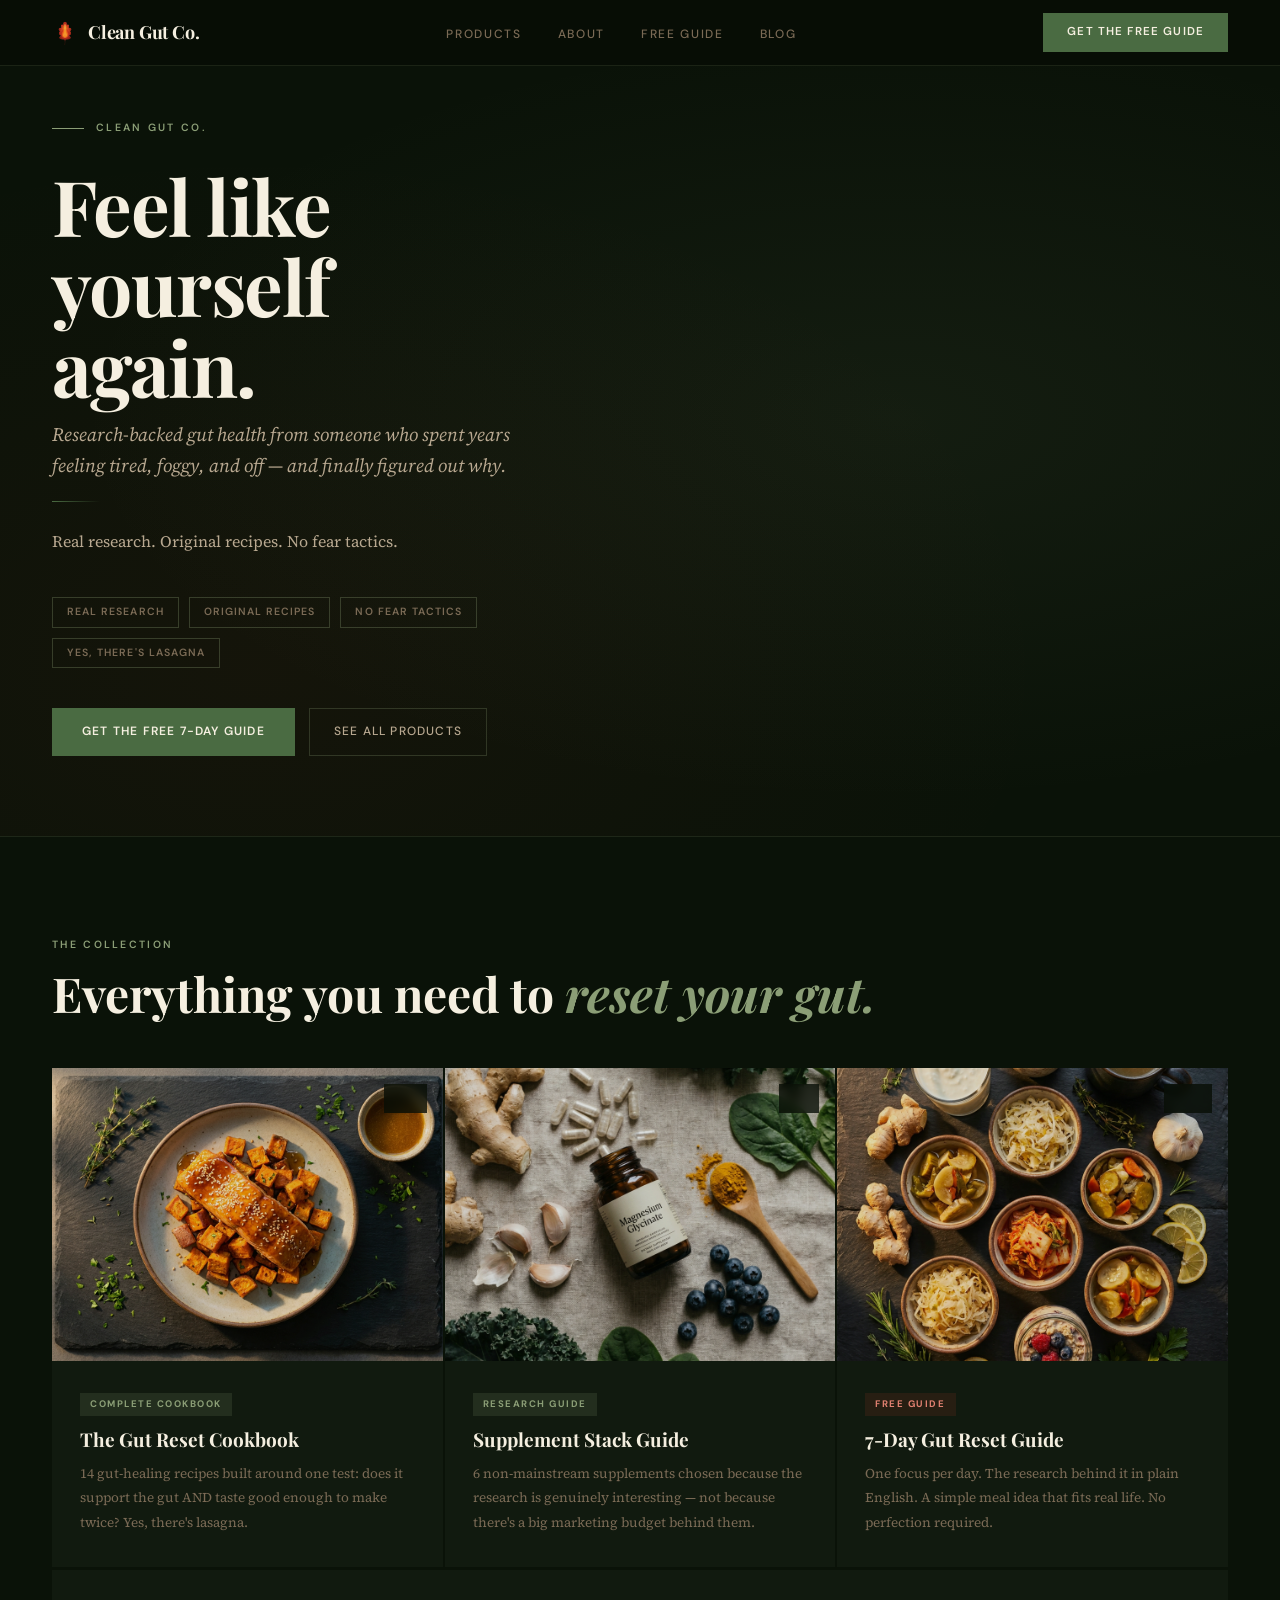
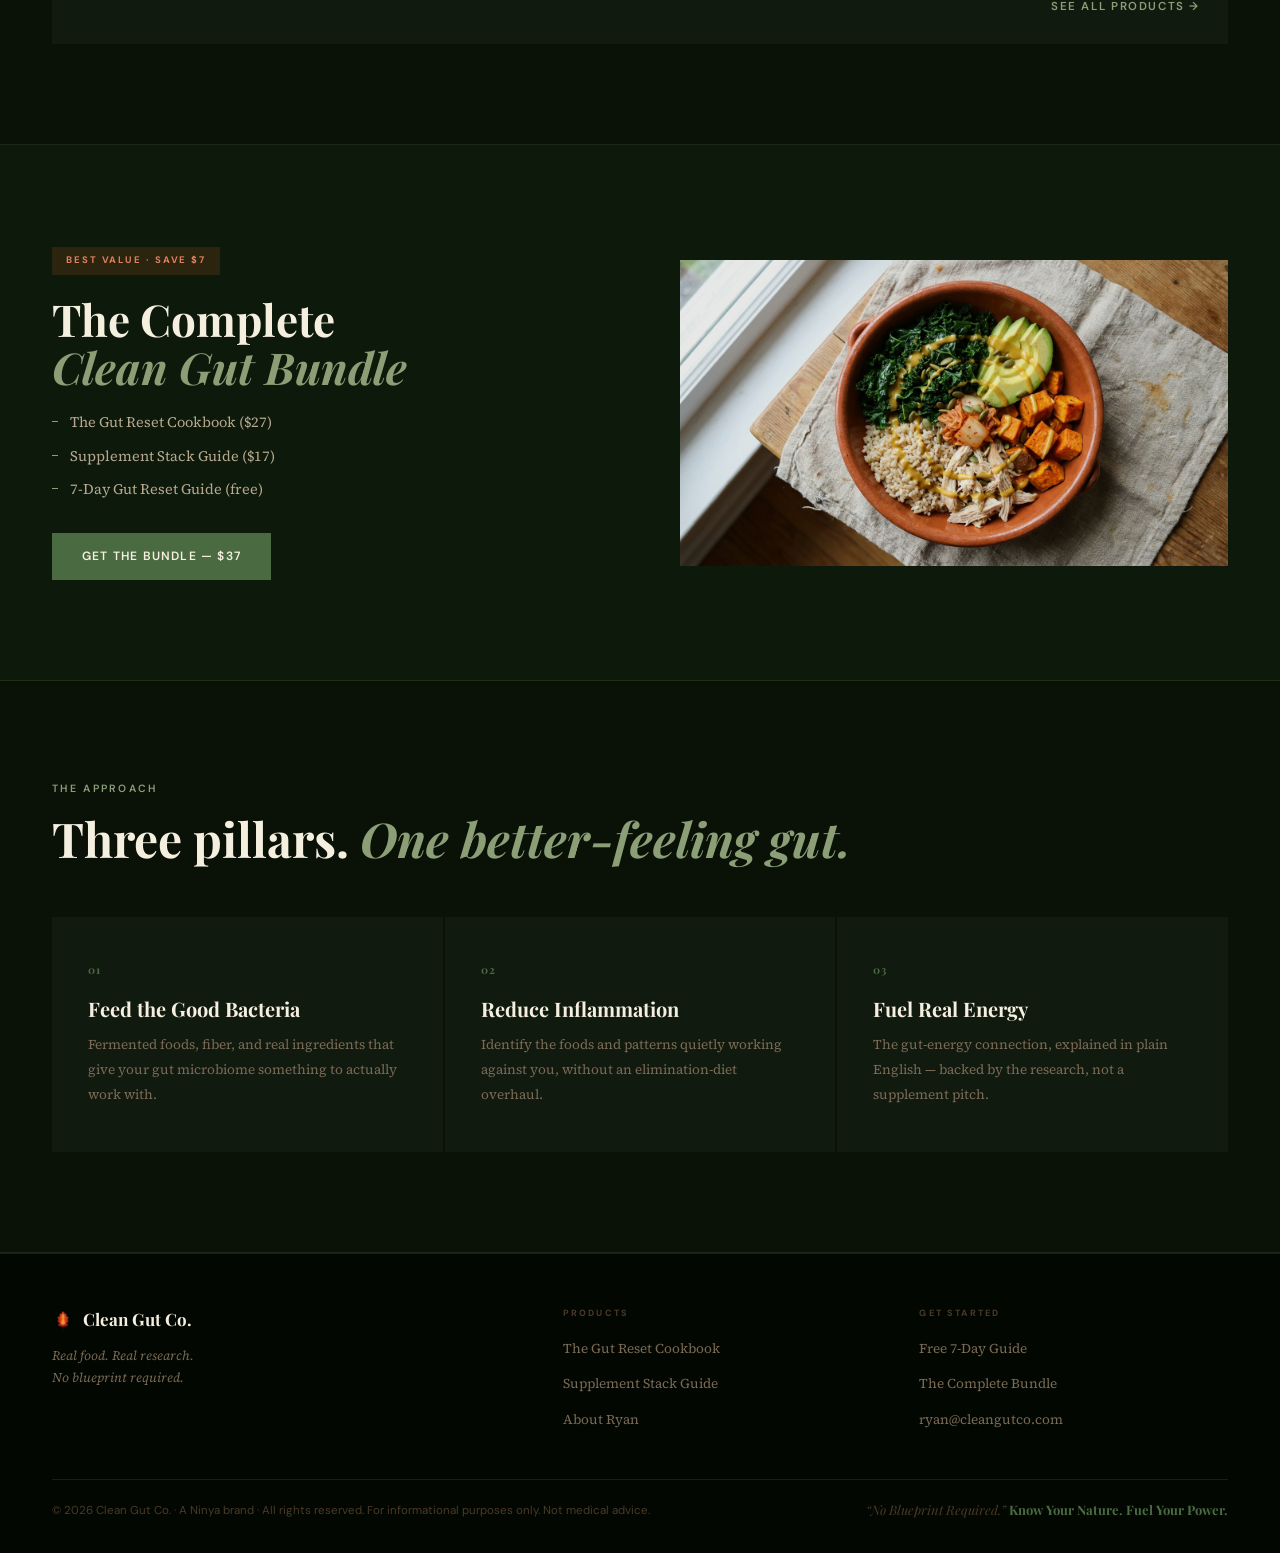
<file: index.html>
<!DOCTYPE html>
<html lang="en">
<head>
<meta charset="UTF-8">
<meta name="viewport" content="width=device-width, initial-scale=1.0">
<title>Clean Gut Co. — Gut health. Real food. No pressure.</title>
<link rel="preconnect" href="https://fonts.googleapis.com">
<link href="https://fonts.googleapis.com/css2?family=Playfair+Display:ital,wght@0,400;0,700;1,400&family=Source+Serif+4:ital,wght@0,400;1,400&family=DM+Sans:wght@400;500;600&display=swap" rel="stylesheet">
<style>
*,*::before,*::after{box-sizing:border-box;margin:0;padding:0}
:root{
  --bg:#0A1208;--bg-card:#111A0F;--bg-section:#0D1A0B;
  --sage:#8B9E76;--sage-mid:#6B8A58;--sage-dim:#4A6B42;
  --harvest:#D4622A;--ember:#C0392B;
  --parch:#F5EFE0;--sand:#E8D5B7;
  --text:#F0EBE0;--text-mid:#B8A890;--text-dim:#7A6A55;--text-muted:#4A3A28;
  --border:rgba(139,158,118,.15);
}
html{scroll-behavior:smooth}
body{background:var(--bg);color:var(--text);font-family:'DM Sans',system-ui,sans-serif;font-size:16px;line-height:1.6;overflow-x:hidden;}
a{color:inherit;text-decoration:none}
img{display:block}
.serif{font-family:'Playfair Display',Georgia,serif}
.source{font-family:'Source Serif 4',Georgia,serif}
.eyebrow{font-family:'DM Sans',sans-serif;font-size:10.5px;font-weight:600;letter-spacing:.22em;text-transform:uppercase;color:var(--sage);}

nav{position:fixed;top:0;left:0;right:0;z-index:100;display:flex;align-items:center;justify-content:space-between;padding:0 52px;height:66px;background:rgba(8,14,6,.96);backdrop-filter:blur(12px);border-bottom:1px solid var(--border);}
.nav-logo{display:flex;align-items:center;gap:10px;text-decoration:none;}
.nav-logo-text{font-family:'Playfair Display',serif;font-size:18px;font-weight:700;color:var(--parch);letter-spacing:-.2px;}
.nav-logo img{width:26px;height:auto;}
.nav-links{display:flex;gap:36px;list-style:none;}
.nav-links a{font-size:12px;font-weight:500;letter-spacing:.14em;text-transform:uppercase;color:var(--text-dim);transition:color .25s;}
.nav-links a:hover{color:var(--parch)}
.nav-cta{font-family:'DM Sans',sans-serif;font-size:11.5px;font-weight:600;letter-spacing:.1em;text-transform:uppercase;background:var(--sage-dim);color:var(--parch);padding:10px 24px;transition:background .25s;}
.nav-cta:hover{background:var(--sage-mid)}

.hero{position:relative;min-height:92vh;display:flex;align-items:center;overflow:hidden;border-bottom:1px solid var(--border);}
.hero-bg{position:absolute;inset:0;background:radial-gradient(ellipse at 70% 50%,rgba(139,158,118,.08),transparent 65%),radial-gradient(ellipse at 20% 80%,rgba(192,57,43,.06),transparent 55%),var(--bg);}
.hero-content{position:relative;z-index:2;padding:120px 52px 80px;max-width:700px;}
.hero-eyebrow{display:flex;align-items:center;gap:12px;margin-bottom:28px;}
.hero-line{width:32px;height:1.5px;background:var(--sage);}
.hero-title{font-family:'Playfair Display',serif;font-size:clamp(48px,6vw,80px);font-weight:700;line-height:1.05;color:var(--parch);margin-bottom:12px;letter-spacing:-.02em;}
.hero-title em{font-style:italic;color:var(--sage);}
.hero-sub{font-family:'Source Serif 4',serif;font-size:clamp(16px,1.8vw,19px);font-style:italic;color:var(--text-mid);line-height:1.65;margin-bottom:20px;max-width:480px;}
.hero-divider{width:48px;height:1px;background:linear-gradient(to right,var(--sage-dim),transparent);margin-bottom:24px;}
.hero-desc{font-family:'Source Serif 4',serif;font-size:16px;line-height:1.9;color:var(--text-mid);max-width:460px;margin-bottom:40px;}
.hero-badges{display:flex;gap:10px;flex-wrap:wrap;margin-bottom:40px;}
.badge{font-family:'DM Sans',sans-serif;font-size:10.5px;font-weight:600;letter-spacing:.1em;text-transform:uppercase;padding:6px 14px;border:1px solid rgba(139,158,118,.3);color:var(--text-dim);}
.hero-actions{display:flex;gap:14px;flex-wrap:wrap;}
.btn-primary{font-family:'DM Sans',sans-serif;font-size:12px;font-weight:600;letter-spacing:.1em;text-transform:uppercase;background:var(--sage-dim);color:var(--parch);padding:14px 30px;display:inline-block;transition:background .25s;}
.btn-primary:hover{background:var(--sage-mid)}
.btn-ghost{font-family:'DM Sans',sans-serif;font-size:12px;font-weight:500;letter-spacing:.1em;text-transform:uppercase;color:var(--text-mid);padding:13px 24px;border:1px solid rgba(139,158,118,.25);display:inline-block;transition:all .25s;}
.btn-ghost:hover{color:var(--parch);border-color:rgba(139,158,118,.5)}

.products{padding:100px 52px;border-bottom:1px solid var(--border);}
.section-eyebrow{display:block;margin-bottom:14px;}
.section-title{font-family:'Playfair Display',serif;font-size:clamp(30px,3.8vw,48px);font-weight:700;line-height:1.1;color:var(--parch);margin-bottom:48px;}
.section-title em{font-style:italic;color:var(--sage);}
.products-grid{display:grid;grid-template-columns:repeat(3,1fr);gap:2px;}
.product-card{background:var(--bg-card);padding:0;text-decoration:none;display:block;transition:background .3s;position:relative;overflow:hidden;}
.product-card:hover{background:#162014}
.product-img{width:100%;aspect-ratio:4/3;object-fit:cover;opacity:.88;transition:opacity .3s;}
.product-card:hover .product-img{opacity:1}
.product-body{padding:28px 28px 32px;}
.product-badge{display:inline-block;font-family:'DM Sans',sans-serif;font-size:9.5px;font-weight:700;letter-spacing:.16em;text-transform:uppercase;padding:4px 10px;background:rgba(139,158,118,.15);color:var(--sage);margin-bottom:12px;}
.product-badge.free{background:rgba(192,57,43,.12);color:#E08070;}
.product-price{position:absolute;top:16px;right:16px;font-family:'DM Sans',sans-serif;font-size:13px;font-weight:600;color:var(--parch);background:rgba(8,14,6,.8);padding:4px 10px;backdrop-filter:blur(4px);}
.product-name{font-family:'Playfair Display',serif;font-size:19px;font-weight:700;color:var(--parch);line-height:1.25;margin-bottom:10px;}
.product-desc{font-family:'Source Serif 4',serif;font-size:13.5px;color:var(--text-dim);line-height:1.8;}
.products-footer{margin-top:3px;padding:28px 28px;background:var(--bg-card);display:flex;align-items:center;justify-content:flex-end;}
.products-footer a{font-family:'DM Sans',sans-serif;font-size:11.5px;font-weight:600;letter-spacing:.14em;text-transform:uppercase;color:var(--sage);transition:color .2s;}
.products-footer a:hover{color:var(--parch)}

.bundle{padding:100px 52px;background:var(--bg-section);border-bottom:1px solid var(--border);display:grid;grid-template-columns:1fr 1fr;gap:80px;align-items:center;}
.bundle-tag{display:inline-block;font-family:'DM Sans',sans-serif;font-size:9.5px;font-weight:700;letter-spacing:.2em;text-transform:uppercase;padding:6px 14px;background:rgba(212,98,42,.15);color:#E08060;margin-bottom:20px;}
.bundle-title{font-family:'Playfair Display',serif;font-size:clamp(28px,3.5vw,44px);font-weight:700;line-height:1.1;color:var(--parch);margin-bottom:20px;}
.bundle-title em{font-style:italic;color:var(--sage);}
.bundle-list{list-style:none;margin-bottom:32px;display:flex;flex-direction:column;gap:10px;}
.bundle-list li{font-family:'Source Serif 4',serif;font-size:14.5px;color:var(--text-mid);padding-left:18px;position:relative;}
.bundle-list li::before{content:'';position:absolute;left:0;top:10px;width:6px;height:1px;background:var(--sage);}
.bundle-visual{position:relative;}
.bundle-img{width:100%;opacity:.9;}

.pillars{padding:100px 52px;border-bottom:1px solid var(--border);}
.pillars-grid{display:grid;grid-template-columns:repeat(3,1fr);gap:2px;margin-top:52px;}
.pillar-card{background:var(--bg-card);padding:44px 36px;}
.pillar-num{font-family:'Playfair Display',serif;font-size:11px;font-weight:700;letter-spacing:.1em;color:var(--sage-dim);margin-bottom:18px;display:block;}
.pillar-title{font-family:'Playfair Display',serif;font-size:20px;font-weight:700;color:var(--parch);line-height:1.25;margin-bottom:12px;}
.pillar-body{font-family:'Source Serif 4',serif;font-size:13.5px;color:var(--text-dim);line-height:1.85;}

footer{background:rgba(4,8,3,.98);padding:52px 52px 32px;border-top:1px solid var(--border);}
.footer-top{display:grid;grid-template-columns:1.5fr 1fr 1fr;gap:48px;margin-bottom:48px;}
.footer-logo{display:flex;align-items:center;gap:9px;margin-bottom:12px;}
.footer-logo img{width:22px;height:auto;}
.footer-logo-text{font-family:'Playfair Display',serif;font-size:17px;font-weight:700;color:var(--parch);}
.footer-tagline{font-family:'Source Serif 4',serif;font-size:13px;font-style:italic;color:var(--text-dim);line-height:1.7;}
.footer-col-label{font-size:9px;font-weight:700;letter-spacing:.24em;text-transform:uppercase;color:var(--text-muted);margin-bottom:14px;display:block;}
.footer-links{list-style:none;display:flex;flex-direction:column;gap:10px;}
.footer-links a{font-family:'Source Serif 4',serif;font-size:13.5px;color:var(--text-dim);transition:color .2s;}
.footer-links a:hover{color:var(--parch)}
.footer-bottom{display:flex;justify-content:space-between;align-items:center;padding-top:20px;border-top:1px solid var(--border);flex-wrap:wrap;gap:10px;}
.footer-copy{font-size:11.5px;color:var(--text-muted);font-family:'DM Sans',sans-serif;}
.footer-quote{font-family:'Playfair Display',serif;font-size:13px;font-style:italic;color:var(--text-muted);}
.footer-quote strong{font-style:normal;color:var(--sage-dim);}

@media(max-width:900px){
  nav{padding:0 20px}
  .nav-links{display:none}
  .hero-content{padding:110px 20px 64px}
  .products,.bundle,.pillars{padding-left:20px;padding-right:20px}
  .products-grid,.pillars-grid{grid-template-columns:1fr}
  .bundle{grid-template-columns:1fr;gap:40px}
  .bundle-visual{display:none}
  .footer-top{grid-template-columns:1fr 1fr;gap:32px;padding-left:20px;padding-right:20px}
  footer{padding-left:20px;padding-right:20px}
}
</style>
</head>
<body>

<nav>
  <a class="nav-logo" href="index.html">
    <img src="cgc-leaf-icon.png" alt="Clean Gut Co.">
    <span class="nav-logo-text">Clean Gut Co.</span>
  </a>
  <ul class="nav-links">
    <li><a href="products.html">Products</a></li>
    <li><a href="about.html">About</a></li>
    <li><a href="guide.html">Free Guide</a></li>
    <li><a href="blog.html">Blog</a></li>
  </ul>
  <a class="nav-cta" href="guide.html">Get the free guide</a>
</nav>

<section class="hero">
  <div class="hero-bg"></div>
  <div class="hero-content">
    <div class="hero-eyebrow">
      <div class="hero-line"></div>
      <span class="eyebrow">Clean Gut Co.</span>
    </div>
    <h1 class="hero-title serif">
      Feel like <br>yourself <br>again.
    </h1>
    <p class="hero-sub">Research-backed gut health from someone who spent years feeling tired, foggy, and off &mdash; and finally figured out why.</p>
    <div class="hero-divider"></div>
    <p class="hero-desc">Real research. Original recipes. No fear tactics.</p>
    <div class="hero-badges">
      <span class="badge">Real research</span>
      <span class="badge">Original recipes</span>
      <span class="badge">No fear tactics</span>
      <span class="badge">Yes, there&apos;s lasagna</span>
    </div>
    <div class="hero-actions">
      <a class="btn-primary" href="guide.html">Get the free 7-Day Guide</a>
      <a class="btn-ghost" href="products.html">See all products</a>
    </div>
  </div>
</section>

<section class="products">
  <span class="eyebrow section-eyebrow">The Collection</span>
  <h2 class="section-title serif">Everything you need to <em>reset your gut.</em></h2>
  <div class="products-grid">
    <a class="product-card" href="products.html">
      <div style="position:relative">
        <img class="product-img" src="hf_20260529_115718_389c169a-6925-456b-aff3-fd57699a31aa.png" alt="The Gut Reset Cookbook">
        <span class="product-price">$27</span>
      </div>
      <div class="product-body">
        <span class="product-badge">Complete Cookbook</span>
        <h3 class="product-name serif">The Gut Reset Cookbook</h3>
        <p class="product-desc source">14 gut-healing recipes built around one test: does it support the gut AND taste good enough to make twice? Yes, there&apos;s lasagna.</p>
      </div>
    </a>
    <a class="product-card" href="products.html">
      <div style="position:relative">
        <img class="product-img" src="hf_20260529_173629_60a831c7-fd3f-43da-9bb2-60ce153b84b8.png" alt="Supplement Stack Guide">
        <span class="product-price">$17</span>
      </div>
      <div class="product-body">
        <span class="product-badge">Research Guide</span>
        <h3 class="product-name serif">Supplement Stack Guide</h3>
        <p class="product-desc source">6 non-mainstream supplements chosen because the research is genuinely interesting &mdash; not because there&apos;s a big marketing budget behind them.</p>
      </div>
    </a>
    <a class="product-card" href="guide.html">
      <div style="position:relative">
        <img class="product-img" src="hf_20260529_173633_4335b028-5c2c-47bc-8e65-5fd51f866777.png" alt="7-Day Gut Reset Guide">
        <span class="product-price">Free</span>
      </div>
      <div class="product-body">
        <span class="product-badge free">Free Guide</span>
        <h3 class="product-name serif">7-Day Gut Reset Guide</h3>
        <p class="product-desc source">One focus per day. The research behind it in plain English. A simple meal idea that fits real life. No perfection required.</p>
      </div>
    </a>
  </div>
  <div class="products-footer">
    <a href="products.html">See all products &rarr;</a>
  </div>
</section>

<section class="bundle" id="bundle">
  <div>
    <span class="bundle-tag">Best Value &middot; Save $7</span>
    <h2 class="bundle-title serif">The Complete <br><em>Clean Gut Bundle</em></h2>
    <ul class="bundle-list">
      <li>The Gut Reset Cookbook ($27)</li>
      <li>Supplement Stack Guide ($17)</li>
      <li>7-Day Gut Reset Guide (free)</li>
    </ul>
    <a class="btn-primary" href="products.html#bundle">Get the bundle &mdash; $37</a>
  </div>
  <div class="bundle-visual">
    <img class="bundle-img" src="hf_20260529_115724_68bf973d-d4c3-45f2-957e-e3f9aaa103cc.png" alt="The Complete Clean Gut Bundle">
  </div>
</section>

<section class="pillars">
  <span class="eyebrow section-eyebrow">The Approach</span>
  <h2 class="section-title serif">Three pillars. <em>One better-feeling gut.</em></h2>
  <div class="pillars-grid">
    <div class="pillar-card">
      <span class="pillar-num">01</span>
      <h3 class="pillar-title serif">Feed the Good Bacteria</h3>
      <p class="pillar-body source">Fermented foods, fiber, and real ingredients that give your gut microbiome something to actually work with.</p>
    </div>
    <div class="pillar-card">
      <span class="pillar-num">02</span>
      <h3 class="pillar-title serif">Reduce Inflammation</h3>
      <p class="pillar-body source">Identify the foods and patterns quietly working against you, without an elimination-diet overhaul.</p>
    </div>
    <div class="pillar-card">
      <span class="pillar-num">03</span>
      <h3 class="pillar-title serif">Fuel Real Energy</h3>
      <p class="pillar-body source">The gut-energy connection, explained in plain English &mdash; backed by the research, not a supplement pitch.</p>
    </div>
  </div>
</section>

<footer>
  <div class="footer-top">
    <div>
      <a class="footer-logo" href="index.html">
        <img src="cgc-leaf-icon.png" alt="Clean Gut Co.">
        <span class="footer-logo-text serif">Clean Gut Co.</span>
      </a>
      <p class="footer-tagline source">Real food. Real research.<br>No blueprint required.</p>
    </div>
    <div>
      <span class="footer-col-label">Products</span>
      <ul class="footer-links">
        <li><a href="products.html" class="source">The Gut Reset Cookbook</a></li>
        <li><a href="products.html" class="source">Supplement Stack Guide</a></li>
        <li><a href="about.html" class="source">About Ryan</a></li>
      </ul>
    </div>
    <div>
      <span class="footer-col-label">Get Started</span>
      <ul class="footer-links">
        <li><a href="guide.html" class="source">Free 7-Day Guide</a></li>
        <li><a href="products.html#bundle" class="source">The Complete Bundle</a></li>
        <li><a href="mailto:ryan@cleangutco.com" class="source">ryan@cleangutco.com</a></li>
      </ul>
    </div>
  </div>
  <div class="footer-bottom">
    <p class="footer-copy">&copy; 2026 Clean Gut Co. &middot; A Ninya brand &middot; All rights reserved. For informational purposes only. Not medical advice.</p>
    <p class="footer-quote serif">&ldquo;No Blueprint Required.&rdquo;<strong> Know Your Nature. Fuel Your Power.</strong></p>
  </div>
</footer>

</body>
</html>
</file>
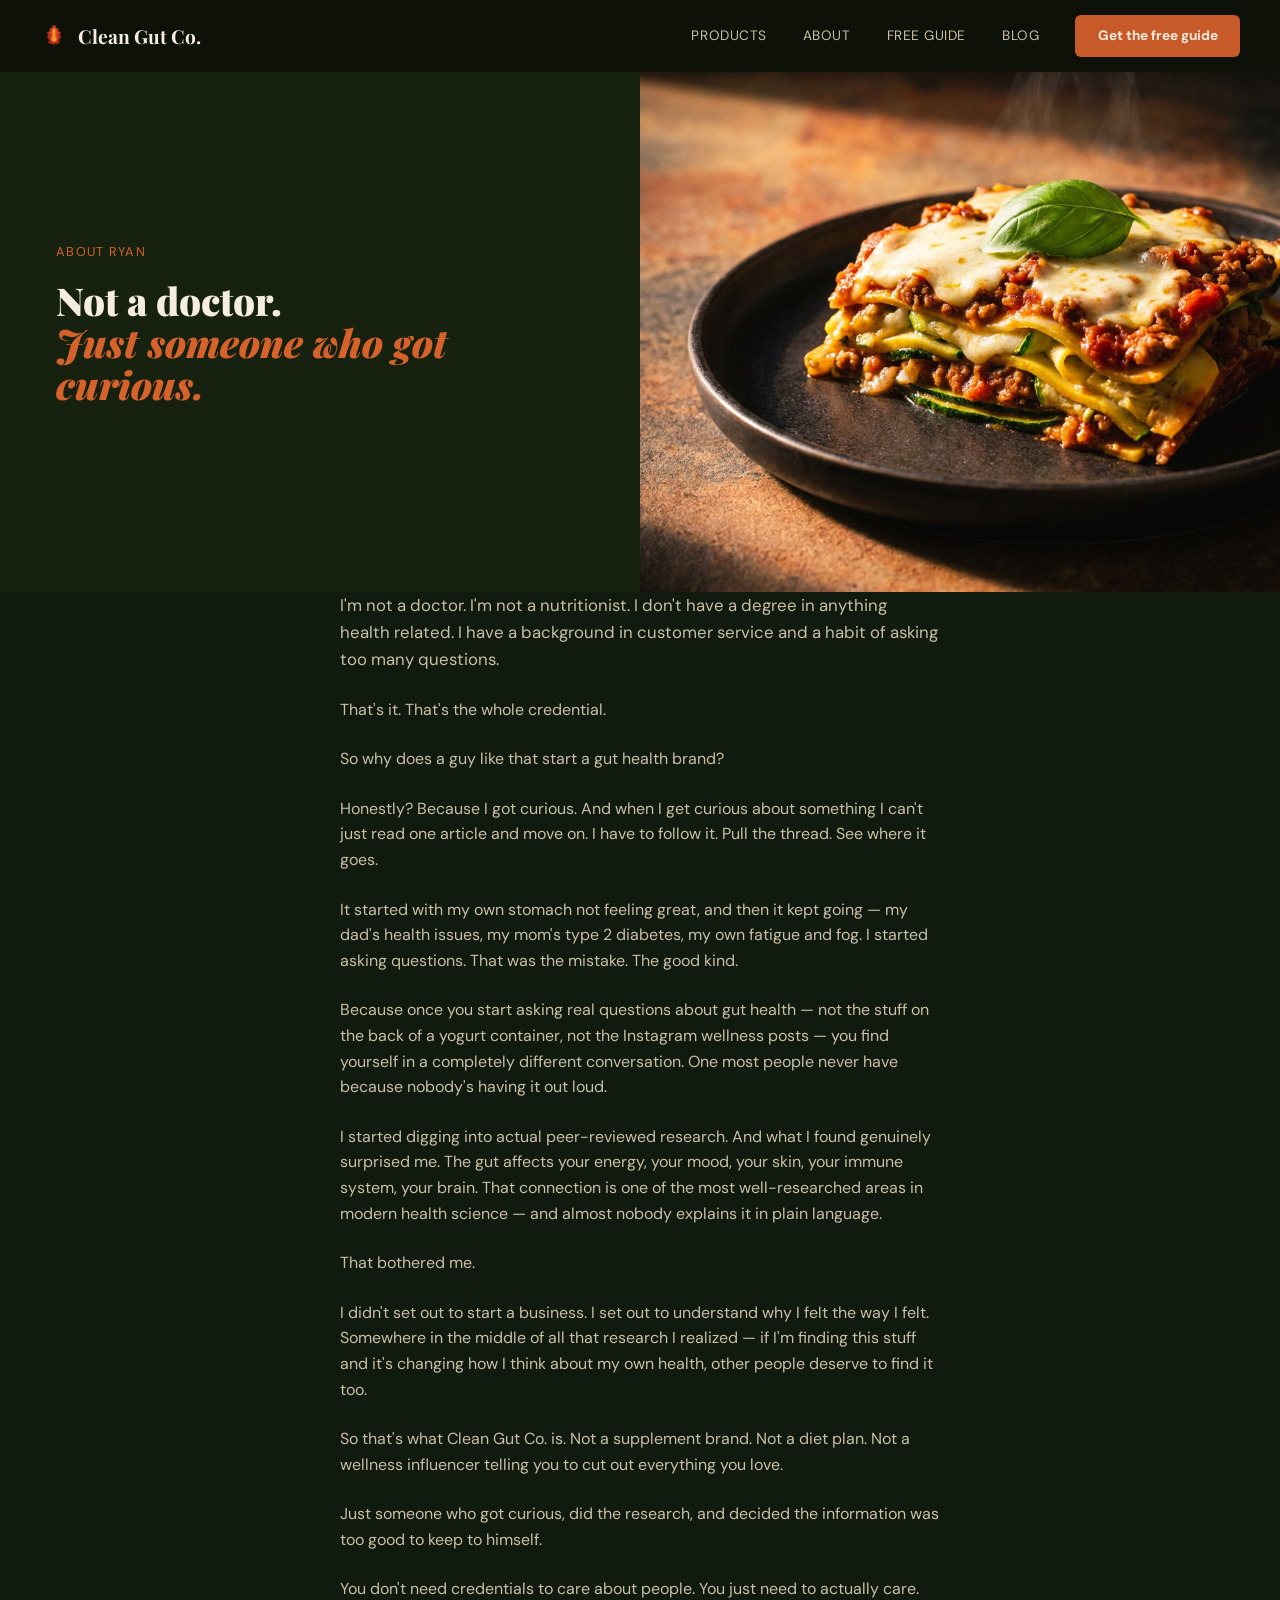
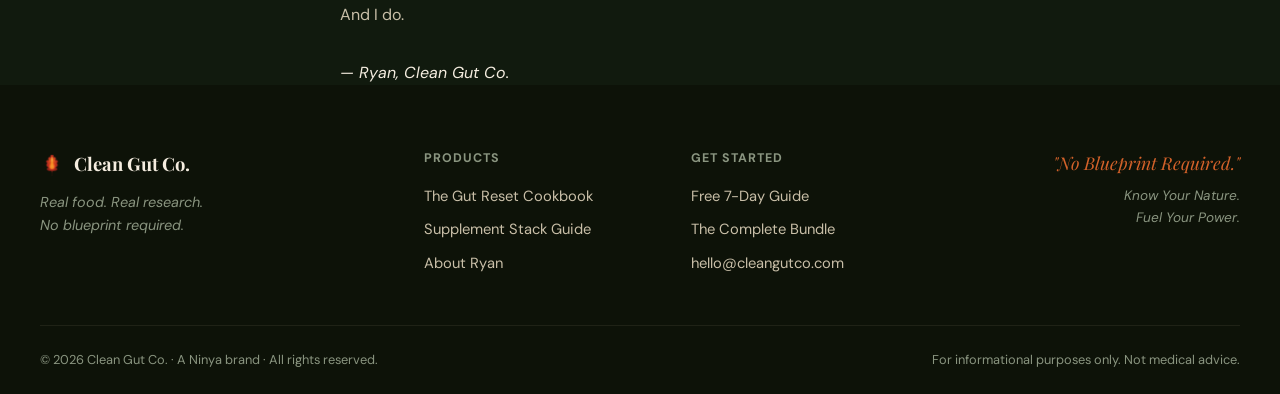
<file: about.html>
<!DOCTYPE html>
<html lang="en">
<head>
<meta charset="UTF-8">
<meta name="viewport" content="width=device-width, initial-scale=1.0">
<title>About — Clean Gut Co.</title>
<meta name="description" content="Not a doctor. Just someone who got curious. Why Ryan started Clean Gut Co. with no health credentials and a habit of asking too many questions.">
<link rel="preconnect" href="https://fonts.googleapis.com">
<link href="https://fonts.googleapis.com/css2?family=Playfair+Display:ital,wght@0,700;0,900;1,700&family=DM+Sans:wght@400;500;700&display=swap" rel="stylesheet">
<link rel="stylesheet" href="styles.css">
</head>
<body>

<nav class="site-nav">
  <a href="index.html" class="nav-logo">
    <img src="cgc-leaf-icon.png" alt="Clean Gut Co.">
    Clean Gut Co.
  </a>
  <div class="nav-links">
    <a href="products.html">Products</a>
    <a href="about.html">About</a>
    <a href="guide.html">Free Guide</a>
    <a href="blog.html">Blog</a>
    <a href="guide.html" class="nav-cta">Get the free guide</a>
  </div>
</nav>

<div class="split-section">
  <div class="split-copy">
    <span class="split-label">About Ryan</span>
    <h2>Not a doctor.<br><span class="display-italic">Just someone who got curious.</span></h2>
  </div>
  <div class="split-photo">
    <img src="hf_20260529_115729_4468a9c7-7fc4-462d-8045-0c55c3d50ea0.png" alt="Clean Gut Co. — gut-healthy cooking">
  </div>
</div>

<div class="container section" style="max-width:680px;">
  <p style="font-size:1.05rem;margin-bottom:1.5rem;">I'm not a doctor. I'm not a nutritionist. I don't have a degree in anything health related. I have a background in customer service and a habit of asking too many questions.</p>
  <p style="margin-bottom:1.5rem;">That's it. That's the whole credential.</p>
  <p style="margin-bottom:1.5rem;">So why does a guy like that start a gut health brand?</p>
  <p style="margin-bottom:1.5rem;">Honestly? Because I got curious. And when I get curious about something I can't just read one article and move on. I have to follow it. Pull the thread. See where it goes.</p>
  <p style="margin-bottom:1.5rem;">It started with my own stomach not feeling great, and then it kept going — my dad's health issues, my mom's type 2 diabetes, my own fatigue and fog. I started asking questions. That was the mistake. The good kind.</p>
  <p style="margin-bottom:1.5rem;">Because once you start asking real questions about gut health — not the stuff on the back of a yogurt container, not the Instagram wellness posts — you find yourself in a completely different conversation. One most people never have because nobody's having it out loud.</p>
  <p style="margin-bottom:1.5rem;">I started digging into actual peer-reviewed research. And what I found genuinely surprised me. The gut affects your energy, your mood, your skin, your immune system, your brain. That connection is one of the most well-researched areas in modern health science — and almost nobody explains it in plain language.</p>
  <p style="margin-bottom:1.5rem;">That bothered me.</p>
  <p style="margin-bottom:1.5rem;">I didn't set out to start a business. I set out to understand why I felt the way I felt. Somewhere in the middle of all that research I realized — if I'm finding this stuff and it's changing how I think about my own health, other people deserve to find it too.</p>
  <p style="margin-bottom:1.5rem;">So that's what Clean Gut Co. is. Not a supplement brand. Not a diet plan. Not a wellness influencer telling you to cut out everything you love.</p>
  <p style="margin-bottom:1.5rem;">Just someone who got curious, did the research, and decided the information was too good to keep to himself.</p>
  <p style="margin-bottom:2rem;">You don't need credentials to care about people. You just need to actually care. And I do.</p>
  <p style="font-style:italic;color:var(--cream);">&mdash; Ryan, Clean Gut Co.</p>
</div>

<footer class="site-footer">
  <div class="footer-top">
    <div>
      <a href="index.html" class="footer-brand">
        <img src="cgc-leaf-icon.png" alt="Clean Gut Co.">
        Clean Gut Co.
      </a>
      <p class="footer-tagline">Real food. Real research.<br>No blueprint required.</p>
    </div>
    <div class="footer-col">
      <h4>Products</h4>
      <a href="products.html">The Gut Reset Cookbook</a>
      <a href="products.html">Supplement Stack Guide</a>
      <a href="about.html">About Ryan</a>
    </div>
    <div class="footer-col">
      <h4>Get Started</h4>
      <a href="guide.html">Free 7-Day Guide</a>
      <a href="products.html#bundle">The Complete Bundle</a>
      <a href="mailto:hello@cleangutco.com">hello@cleangutco.com</a>
    </div>
    <div class="footer-quote">
      "No Blueprint Required."
      <span class="sub">Know Your Nature.<br>Fuel Your Power.</span>
    </div>
  </div>
  <div class="footer-bottom">
    <span>&copy; 2026 Clean Gut Co. &middot; A Ninya brand &middot; All rights reserved.</span>
    <span>For informational purposes only. Not medical advice.</span>
  </div>
</footer>

</body>
</html>
</file>
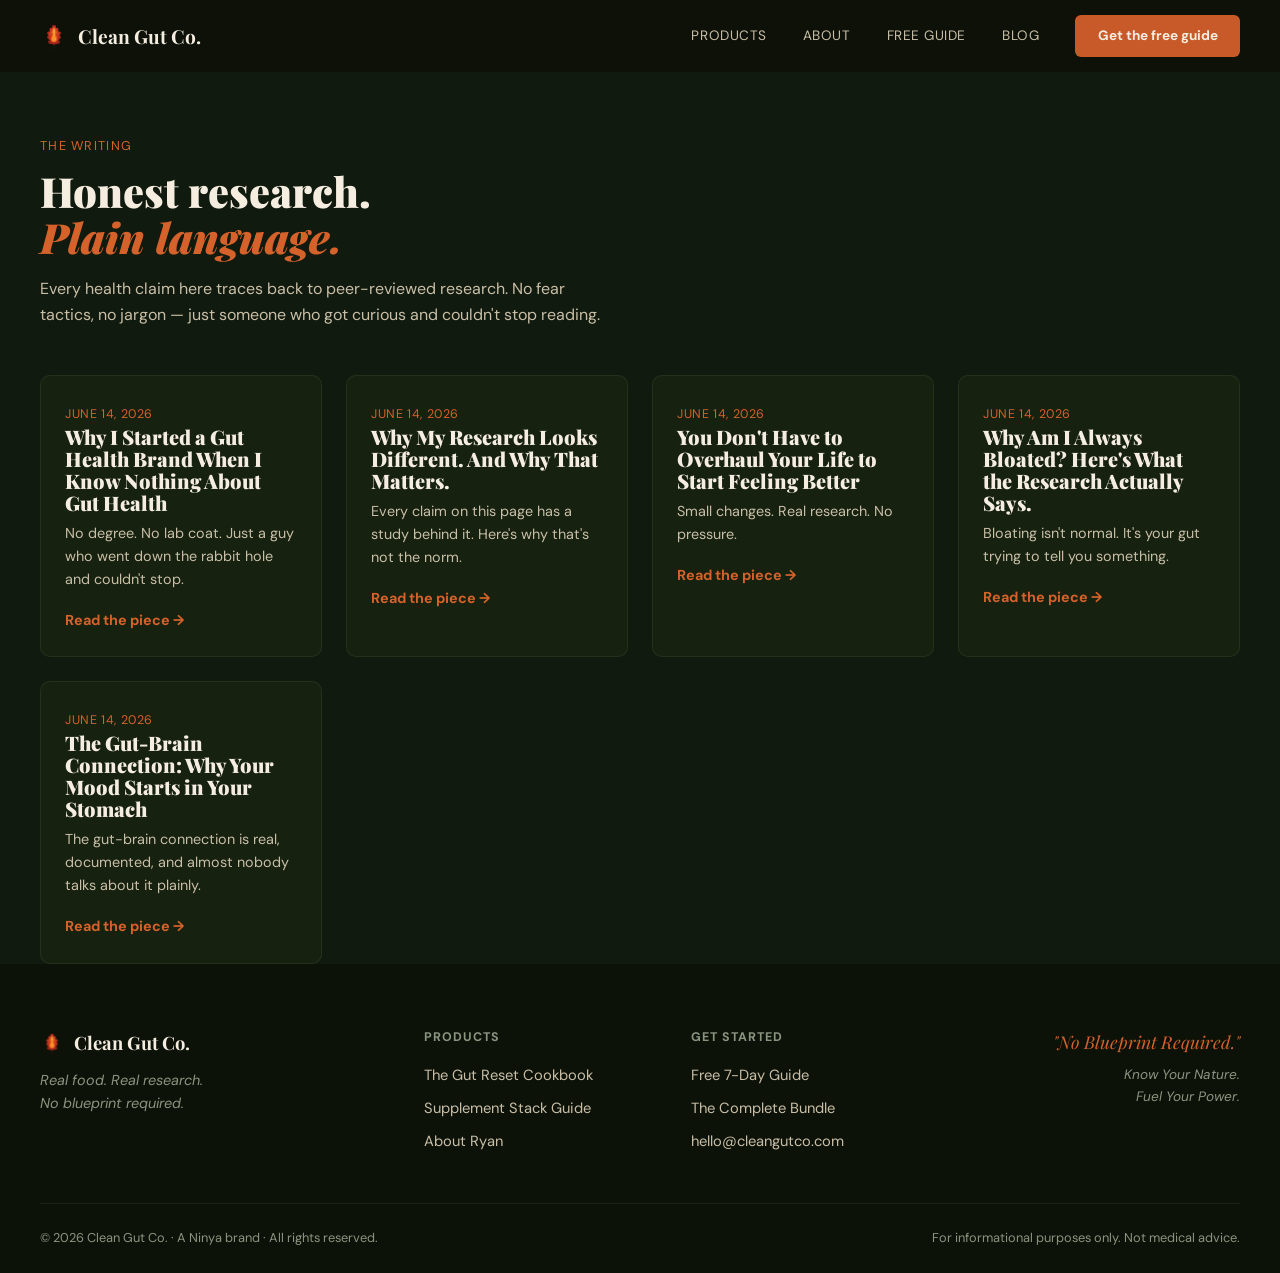
<file: blog.html>
<!DOCTYPE html>
<html lang="en">
<head>
<meta charset="UTF-8">
<meta name="viewport" content="width=device-width, initial-scale=1.0">
<title>Blog — Clean Gut Co.</title>
<meta name="description" content="Honest, research-backed writing about gut health from someone who got curious and couldn't stop reading the studies.">
<link rel="preconnect" href="https://fonts.googleapis.com">
<link href="https://fonts.googleapis.com/css2?family=Playfair+Display:ital,wght@0,700;0,900;1,700&family=DM+Sans:wght@400;500;700&display=swap" rel="stylesheet">
<link rel="stylesheet" href="styles.css">
</head>
<body>

<nav class="site-nav">
  <a href="index.html" class="nav-logo">
    <img src="cgc-leaf-icon.png" alt="Clean Gut Co.">
    Clean Gut Co.
  </a>
  <div class="nav-links">
    <a href="products.html">Products</a>
    <a href="about.html">About</a>
    <a href="guide.html">Free Guide</a>
    <a href="blog.html">Blog</a>
    <a href="guide.html" class="nav-cta">Get the free guide</a>
  </div>
</nav>

<div class="container section" style="padding-top:4rem;">
  <span class="section-label" style="font-size:0.8rem;letter-spacing:0.1em;text-transform:uppercase;color:var(--ember-bright);display:block;margin-bottom:0.75rem;">The Writing</span>
  <h1 style="font-size:2.6rem;margin-bottom:1rem;">Honest research.<br><span class="display-italic">Plain language.</span></h1>
  <p style="max-width:560px;font-size:1rem;color:var(--text-body);margin-bottom:3rem;">Every health claim here traces back to peer-reviewed research. No fear tactics, no jargon — just someone who got curious and couldn't stop reading.</p>

  <div class="card-grid">

    <a href="why-i-started-a-gut-health-brand.html" class="post-card">
      <div class="card-body">
        <span class="post-meta">June 14, 2026</span>
        <h3>Why I Started a Gut Health Brand When I Know Nothing About Gut Health</h3>
        <p class="post-excerpt">No degree. No lab coat. Just a guy who went down the rabbit hole and couldn't stop.</p>
        <span style="color:var(--ember-bright);font-size:0.9rem;font-weight:700;">Read the piece &rarr;</span>
      </div>
    </a>

    <a href="why-my-research-looks-different.html" class="post-card">
      <div class="card-body">
        <span class="post-meta">June 14, 2026</span>
        <h3>Why My Research Looks Different. And Why That Matters.</h3>
        <p class="post-excerpt">Every claim on this page has a study behind it. Here's why that's not the norm.</p>
        <span style="color:var(--ember-bright);font-size:0.9rem;font-weight:700;">Read the piece &rarr;</span>
      </div>
    </a>

    <a href="you-dont-have-to-overhaul-your-life.html" class="post-card">
      <div class="card-body">
        <span class="post-meta">June 14, 2026</span>
        <h3>You Don't Have to Overhaul Your Life to Start Feeling Better</h3>
        <p class="post-excerpt">Small changes. Real research. No pressure.</p>
        <span style="color:var(--ember-bright);font-size:0.9rem;font-weight:700;">Read the piece &rarr;</span>
      </div>
    </a>

    <a href="why-am-i-always-bloated.html" class="post-card">
      <div class="card-body">
        <span class="post-meta">June 14, 2026</span>
        <h3>Why Am I Always Bloated? Here's What the Research Actually Says.</h3>
        <p class="post-excerpt">Bloating isn't normal. It's your gut trying to tell you something.</p>
        <span style="color:var(--ember-bright);font-size:0.9rem;font-weight:700;">Read the piece &rarr;</span>
      </div>
    </a>

    <a href="the-gut-brain-connection.html" class="post-card">
      <div class="card-body">
        <span class="post-meta">June 14, 2026</span>
        <h3>The Gut-Brain Connection: Why Your Mood Starts in Your Stomach</h3>
        <p class="post-excerpt">The gut-brain connection is real, documented, and almost nobody talks about it plainly.</p>
        <span style="color:var(--ember-bright);font-size:0.9rem;font-weight:700;">Read the piece &rarr;</span>
      </div>
    </a>

  </div>
</div>

<footer class="site-footer">
  <div class="footer-top">
    <div>
      <a href="index.html" class="footer-brand">
        <img src="cgc-leaf-icon.png" alt="Clean Gut Co.">
        Clean Gut Co.
      </a>
      <p class="footer-tagline">Real food. Real research.<br>No blueprint required.</p>
    </div>
    <div class="footer-col">
      <h4>Products</h4>
      <a href="products.html">The Gut Reset Cookbook</a>
      <a href="products.html">Supplement Stack Guide</a>
      <a href="about.html">About Ryan</a>
    </div>
    <div class="footer-col">
      <h4>Get Started</h4>
      <a href="guide.html">Free 7-Day Guide</a>
      <a href="products.html#bundle">The Complete Bundle</a>
      <a href="mailto:hello@cleangutco.com">hello@cleangutco.com</a>
    </div>
    <div class="footer-quote">
      "No Blueprint Required."
      <span class="sub">Know Your Nature.<br>Fuel Your Power.</span>
    </div>
  </div>
  <div class="footer-bottom">
    <span>&copy; 2026 Clean Gut Co. &middot; A Ninya brand &middot; All rights reserved.</span>
    <span>For informational purposes only. Not medical advice.</span>
  </div>
</footer>

</body>
</html>
</file>
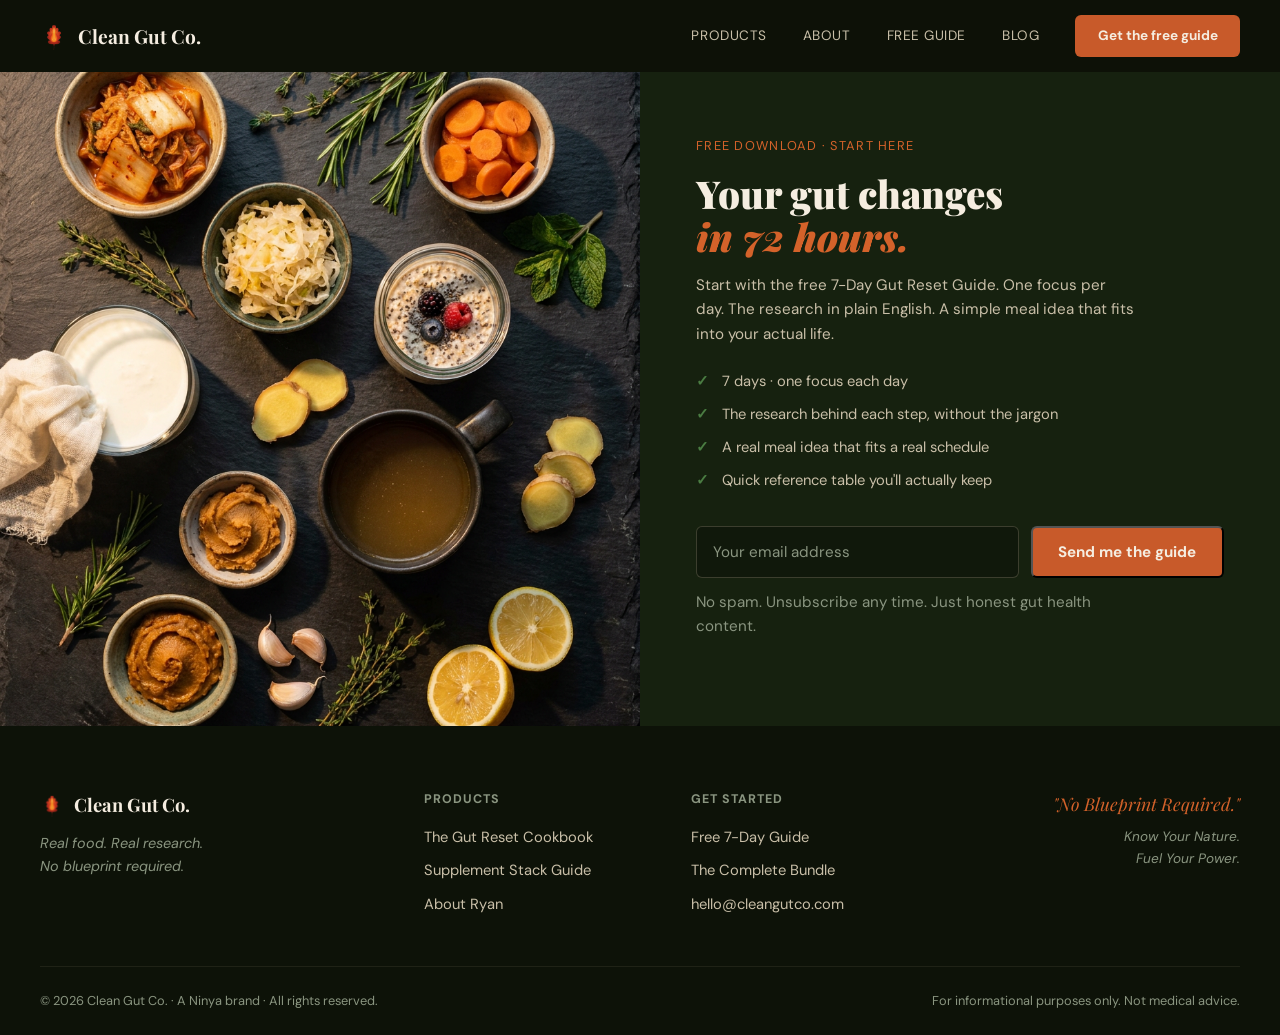
<file: guide.html>
<!DOCTYPE html>
<html lang="en">
<head>
<meta charset="UTF-8">
<meta name="viewport" content="width=device-width, initial-scale=1.0">
<title>Free 7-Day Gut Reset Guide — Clean Gut Co.</title>
<meta name="description" content="Your gut changes in 72 hours. Get the free 7-Day Gut Reset Guide — one focus per day, the research in plain English, no perfection required.">
<link rel="preconnect" href="https://fonts.googleapis.com">
<link href="https://fonts.googleapis.com/css2?family=Playfair+Display:ital,wght@0,700;0,900;1,700&family=DM+Sans:wght@400;500;700&display=swap" rel="stylesheet">
<link rel="stylesheet" href="styles.css">
</head>
<body>

<nav class="site-nav">
  <a href="index.html" class="nav-logo">
    <img src="cgc-leaf-icon.png" alt="Clean Gut Co.">
    Clean Gut Co.
  </a>
  <div class="nav-links">
    <a href="products.html">Products</a>
    <a href="about.html">About</a>
    <a href="guide.html">Free Guide</a>
    <a href="blog.html">Blog</a>
    <a href="guide.html" class="nav-cta">Get the free guide</a>
  </div>
</nav>

<div class="split-section">
  <div class="split-photo">
    <img src="hf_20260529_121001_ac66d7ea-0bcc-4f84-8264-546f74ad2591.png" alt="7-Day Gut Reset Guide — fermented foods spread">
  </div>
  <div class="split-copy">
    <span class="split-label">Free Download &middot; Start Here</span>
    <h2>Your gut changes<br><span class="display-italic">in 72 hours.</span></h2>
    <p>Start with the free 7-Day Gut Reset Guide. One focus per day. The research in plain English. A simple meal idea that fits into your actual life.</p>
    <ul class="check-list">
      <li>7 days &middot; one focus each day</li>
      <li>The research behind each step, without the jargon</li>
      <li>A real meal idea that fits a real schedule</li>
      <li>Quick reference table you'll actually keep</li>
    </ul>
    <form id="guide-signup-form" class="guide-form" action="javascript:void(0)" method="post">
      <input type="email" name="email" id="guide-email" placeholder="Your email address" required>
      <button type="submit" id="guide-submit-btn" class="btn btn-primary">Send me the guide</button>
    </form>
    <p class="form-note" id="guide-form-note">No spam. Unsubscribe any time. Just honest gut health content.</p>

    <script>
      (function () {
        const form = document.getElementById('guide-signup-form');
        const emailInput = document.getElementById('guide-email');
        const submitBtn = document.getElementById('guide-submit-btn');
        const noteEl = document.getElementById('guide-form-note');
        const defaultNote = noteEl.textContent;

        form.addEventListener('submit', async function (e) {
          e.preventDefault();
          const email = emailInput.value.trim();
          if (!email) return;

          submitBtn.disabled = true;
          submitBtn.textContent = 'Sending...';
          noteEl.textContent = defaultNote;
          noteEl.style.color = '';

          try {
            const res = await fetch('https://cgc-guide-signup.ryan-ninness68.workers.dev/', {
              method: 'POST',
              headers: { 'Content-Type': 'application/json' },
              body: JSON.stringify({ email: email }),
            });
            const data = await res.json();

            if (res.ok && data.success) {
              form.style.display = 'none';
              noteEl.textContent = "Check your email to confirm — your guide is on the way.";
              noteEl.style.color = 'var(--ember-bright)';
            } else {
              submitBtn.disabled = false;
              submitBtn.textContent = 'Send me the guide';
              noteEl.textContent = "Something went wrong. Please try again in a moment.";
              noteEl.style.color = 'var(--ember)';
            }
          } catch (err) {
            submitBtn.disabled = false;
            submitBtn.textContent = 'Send me the guide';
            noteEl.textContent = "Something went wrong. Please try again in a moment.";
            noteEl.style.color = 'var(--ember)';
          }
        });
      })();
    </script>
  </div>
</div>

<footer class="site-footer">
  <div class="footer-top">
    <div>
      <a href="index.html" class="footer-brand">
        <img src="cgc-leaf-icon.png" alt="Clean Gut Co.">
        Clean Gut Co.
      </a>
      <p class="footer-tagline">Real food. Real research.<br>No blueprint required.</p>
    </div>
    <div class="footer-col">
      <h4>Products</h4>
      <a href="products.html">The Gut Reset Cookbook</a>
      <a href="products.html">Supplement Stack Guide</a>
      <a href="about.html">About Ryan</a>
    </div>
    <div class="footer-col">
      <h4>Get Started</h4>
      <a href="guide.html">Free 7-Day Guide</a>
      <a href="products.html#bundle">The Complete Bundle</a>
      <a href="mailto:hello@cleangutco.com">hello@cleangutco.com</a>
    </div>
    <div class="footer-quote">
      "No Blueprint Required."
      <span class="sub">Know Your Nature.<br>Fuel Your Power.</span>
    </div>
  </div>
  <div class="footer-bottom">
    <span>&copy; 2026 Clean Gut Co. &middot; A Ninya brand &middot; All rights reserved.</span>
    <span>For informational purposes only. Not medical advice.</span>
  </div>
</footer>

</body>
</html>
</file>
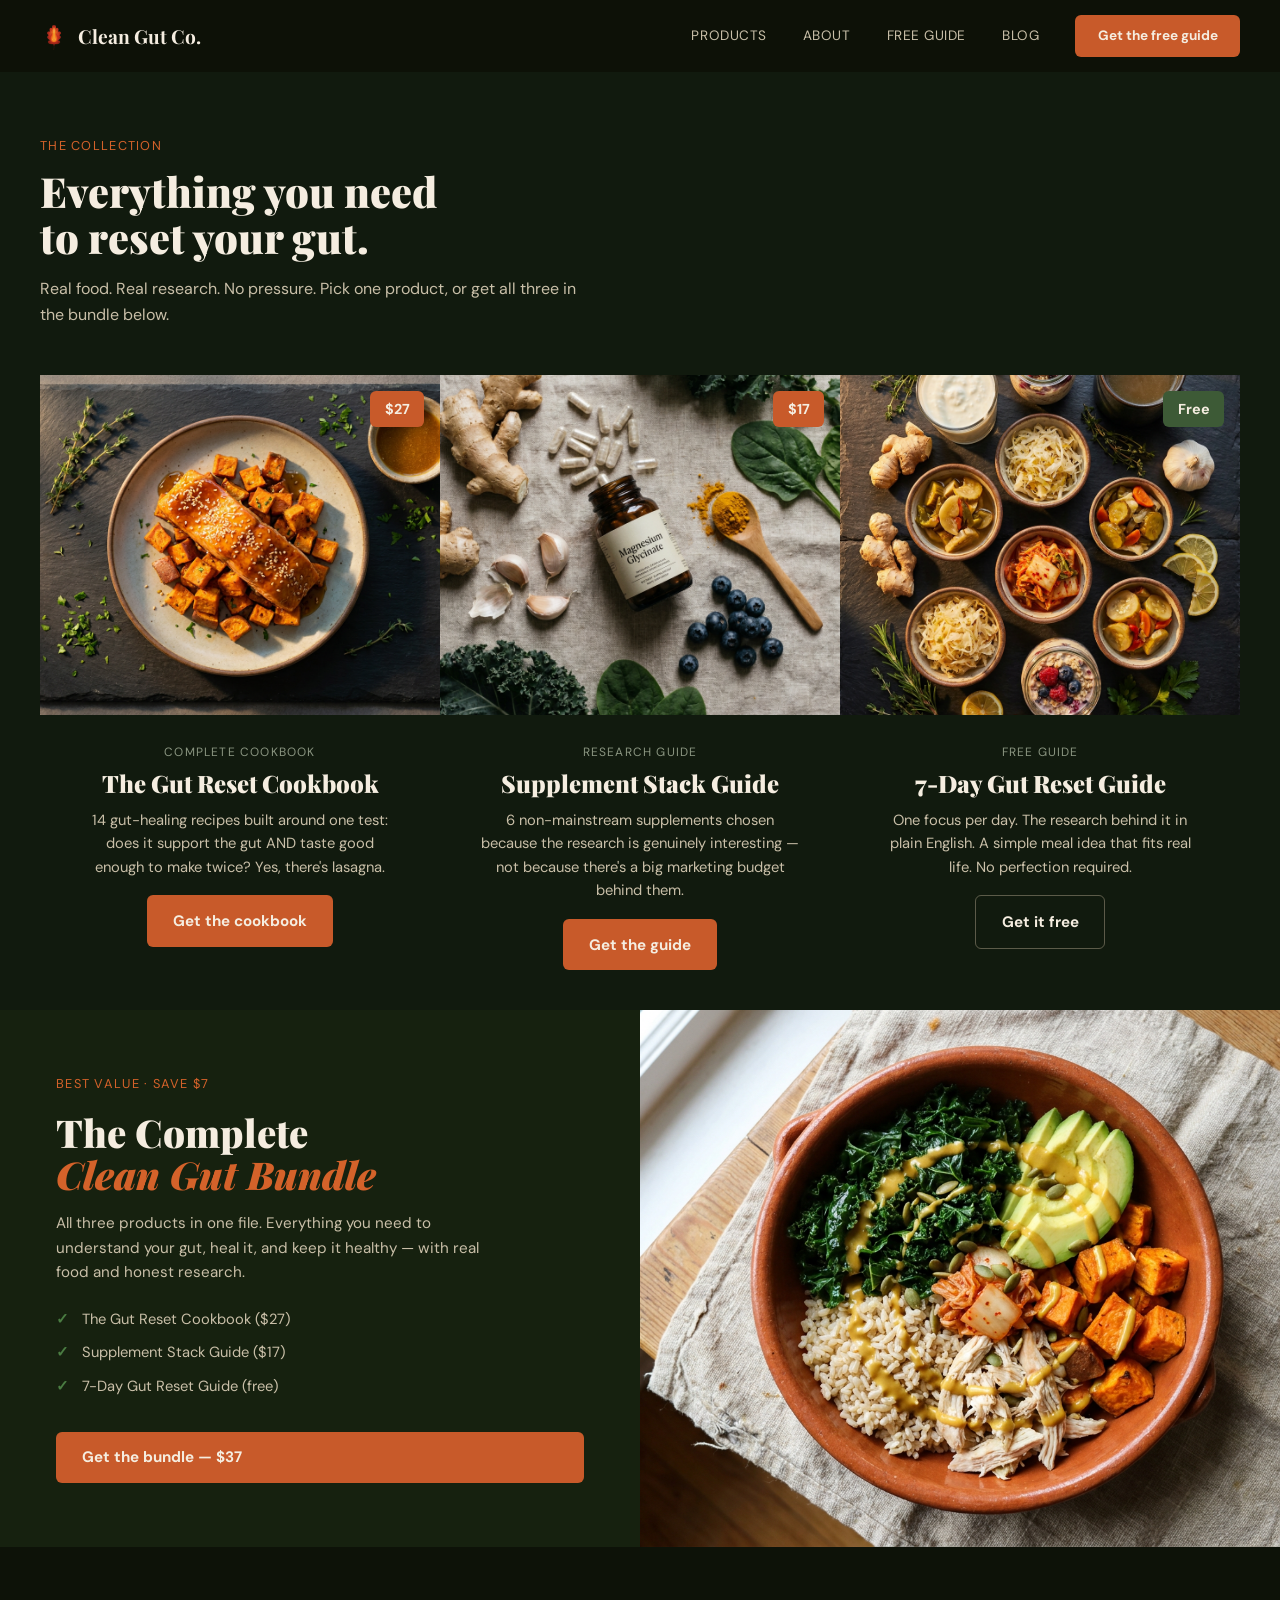
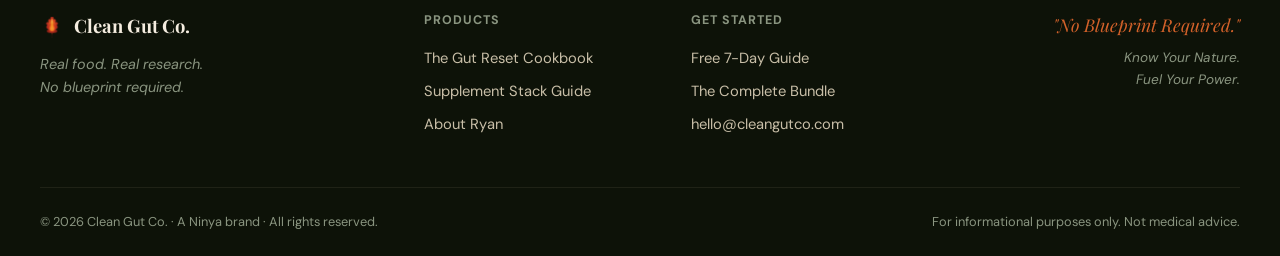
<file: products.html>
<!DOCTYPE html>
<html lang="en">
<head>
<meta charset="UTF-8">
<meta name="viewport" content="width=device-width, initial-scale=1.0">
<title>Products — Clean Gut Co.</title>
<meta name="description" content="The Gut Reset Cookbook, the Supplement Stack Guide, the free 7-Day Gut Reset Guide, and the Complete Clean Gut Bundle — real food, real research, no pressure.">
<link rel="preconnect" href="https://fonts.googleapis.com">
<link href="https://fonts.googleapis.com/css2?family=Playfair+Display:ital,wght@0,700;0,900;1,700&family=DM+Sans:wght@400;500;700&display=swap" rel="stylesheet">
<link rel="stylesheet" href="styles.css">
</head>
<body>

<nav class="site-nav">
  <a href="index.html" class="nav-logo">
    <img src="cgc-leaf-icon.png" alt="Clean Gut Co.">
    Clean Gut Co.
  </a>
  <div class="nav-links">
    <a href="products.html">Products</a>
    <a href="about.html">About</a>
    <a href="guide.html">Free Guide</a>
    <a href="blog.html">Blog</a>
    <a href="guide.html" class="nav-cta">Get the free guide</a>
  </div>
</nav>

<div class="container section" style="padding-top:4rem;">
  <span class="section-label" style="font-size:0.8rem;letter-spacing:0.1em;text-transform:uppercase;color:var(--ember-bright);display:block;margin-bottom:0.75rem;">The Collection</span>
  <h1 style="font-size:2.6rem;margin-bottom:1rem;">Everything you need<br>to reset your gut.</h1>
  <p style="max-width:560px;font-size:1rem;color:var(--text-body);margin-bottom:3rem;">Real food. Real research. No pressure. Pick one product, or get all three in the bundle below.</p>

  <div class="product-grid">
    <div class="product-card">
      <div class="product-photo">
        <img src="hf_20260529_115718_389c169a-6925-456b-aff3-fd57699a31aa.png" alt="The Gut Reset Cookbook">
        <span class="price-pill">$27</span>
      </div>
      <div class="product-body">
        <span class="product-category">Complete Cookbook</span>
        <h3 class="product-title">The Gut Reset Cookbook</h3>
        <p class="product-desc">14 gut-healing recipes built around one test: does it support the gut AND taste good enough to make twice? Yes, there's lasagna.</p>
        <a href="https://ninnessryan.gumroad.com/l/gut-reset-cookbook" class="btn btn-primary" style="margin-top:1rem;">Get the cookbook</a>
      </div>
    </div>
    <div class="product-card">
      <div class="product-photo">
        <img src="hf_20260529_173629_60a831c7-fd3f-43da-9bb2-60ce153b84b8.png" alt="Supplement Stack Guide">
        <span class="price-pill">$17</span>
      </div>
      <div class="product-body">
        <span class="product-category">Research Guide</span>
        <h3 class="product-title">Supplement Stack Guide</h3>
        <p class="product-desc">6 non-mainstream supplements chosen because the research is genuinely interesting — not because there's a big marketing budget behind them.</p>
        <a href="https://ninnessryan.gumroad.com/l/SupplementStack" class="btn btn-primary" style="margin-top:1rem;">Get the guide</a>
      </div>
    </div>
    <div class="product-card">
      <div class="product-photo">
        <img src="hf_20260529_173633_4335b028-5c2c-47bc-8e65-5fd51f866777.png" alt="7-Day Gut Reset Guide">
        <span class="price-pill free">Free</span>
      </div>
      <div class="product-body">
        <span class="product-category">Free Guide</span>
        <h3 class="product-title">7-Day Gut Reset Guide</h3>
        <p class="product-desc">One focus per day. The research behind it in plain English. A simple meal idea that fits real life. No perfection required.</p>
        <a href="guide.html" class="btn btn-ghost" style="margin-top:1rem;">Get it free</a>
      </div>
    </div>
  </div>
</div>

<div id="bundle" class="split-section">
  <div class="split-copy">
    <span class="split-label">Best Value &middot; Save $7</span>
    <h2>The Complete<br><span class="display-italic">Clean Gut Bundle</span></h2>
    <p>All three products in one file. Everything you need to understand your gut, heal it, and keep it healthy — with real food and honest research.</p>
    <ul class="check-list">
      <li>The Gut Reset Cookbook ($27)</li>
      <li>Supplement Stack Guide ($17)</li>
      <li>7-Day Gut Reset Guide (free)</li>
    </ul>
    <a href="https://ninnessryan.gumroad.com/l/CompleteCleanGutBundle" class="btn btn-primary">Get the bundle &mdash; $37</a>
  </div>
  <div class="split-photo">
    <img src="hf_20260529_115724_68bf973d-d4c3-45f2-957e-e3f9aaa103cc.png" alt="The Complete Clean Gut Bundle">
  </div>
</div>

<footer class="site-footer">
  <div class="footer-top">
    <div>
      <a href="index.html" class="footer-brand">
        <img src="cgc-leaf-icon.png" alt="Clean Gut Co.">
        Clean Gut Co.
      </a>
      <p class="footer-tagline">Real food. Real research.<br>No blueprint required.</p>
    </div>
    <div class="footer-col">
      <h4>Products</h4>
      <a href="products.html">The Gut Reset Cookbook</a>
      <a href="products.html">Supplement Stack Guide</a>
      <a href="about.html">About Ryan</a>
    </div>
    <div class="footer-col">
      <h4>Get Started</h4>
      <a href="guide.html">Free 7-Day Guide</a>
      <a href="#bundle">The Complete Bundle</a>
      <a href="mailto:hello@cleangutco.com">hello@cleangutco.com</a>
    </div>
    <div class="footer-quote">
      "No Blueprint Required."
      <span class="sub">Know Your Nature.<br>Fuel Your Power.</span>
    </div>
  </div>
  <div class="footer-bottom">
    <span>&copy; 2026 Clean Gut Co. &middot; A Ninya brand &middot; All rights reserved.</span>
    <span>For informational purposes only. Not medical advice.</span>
  </div>
</footer>

</body>
</html>
</file>
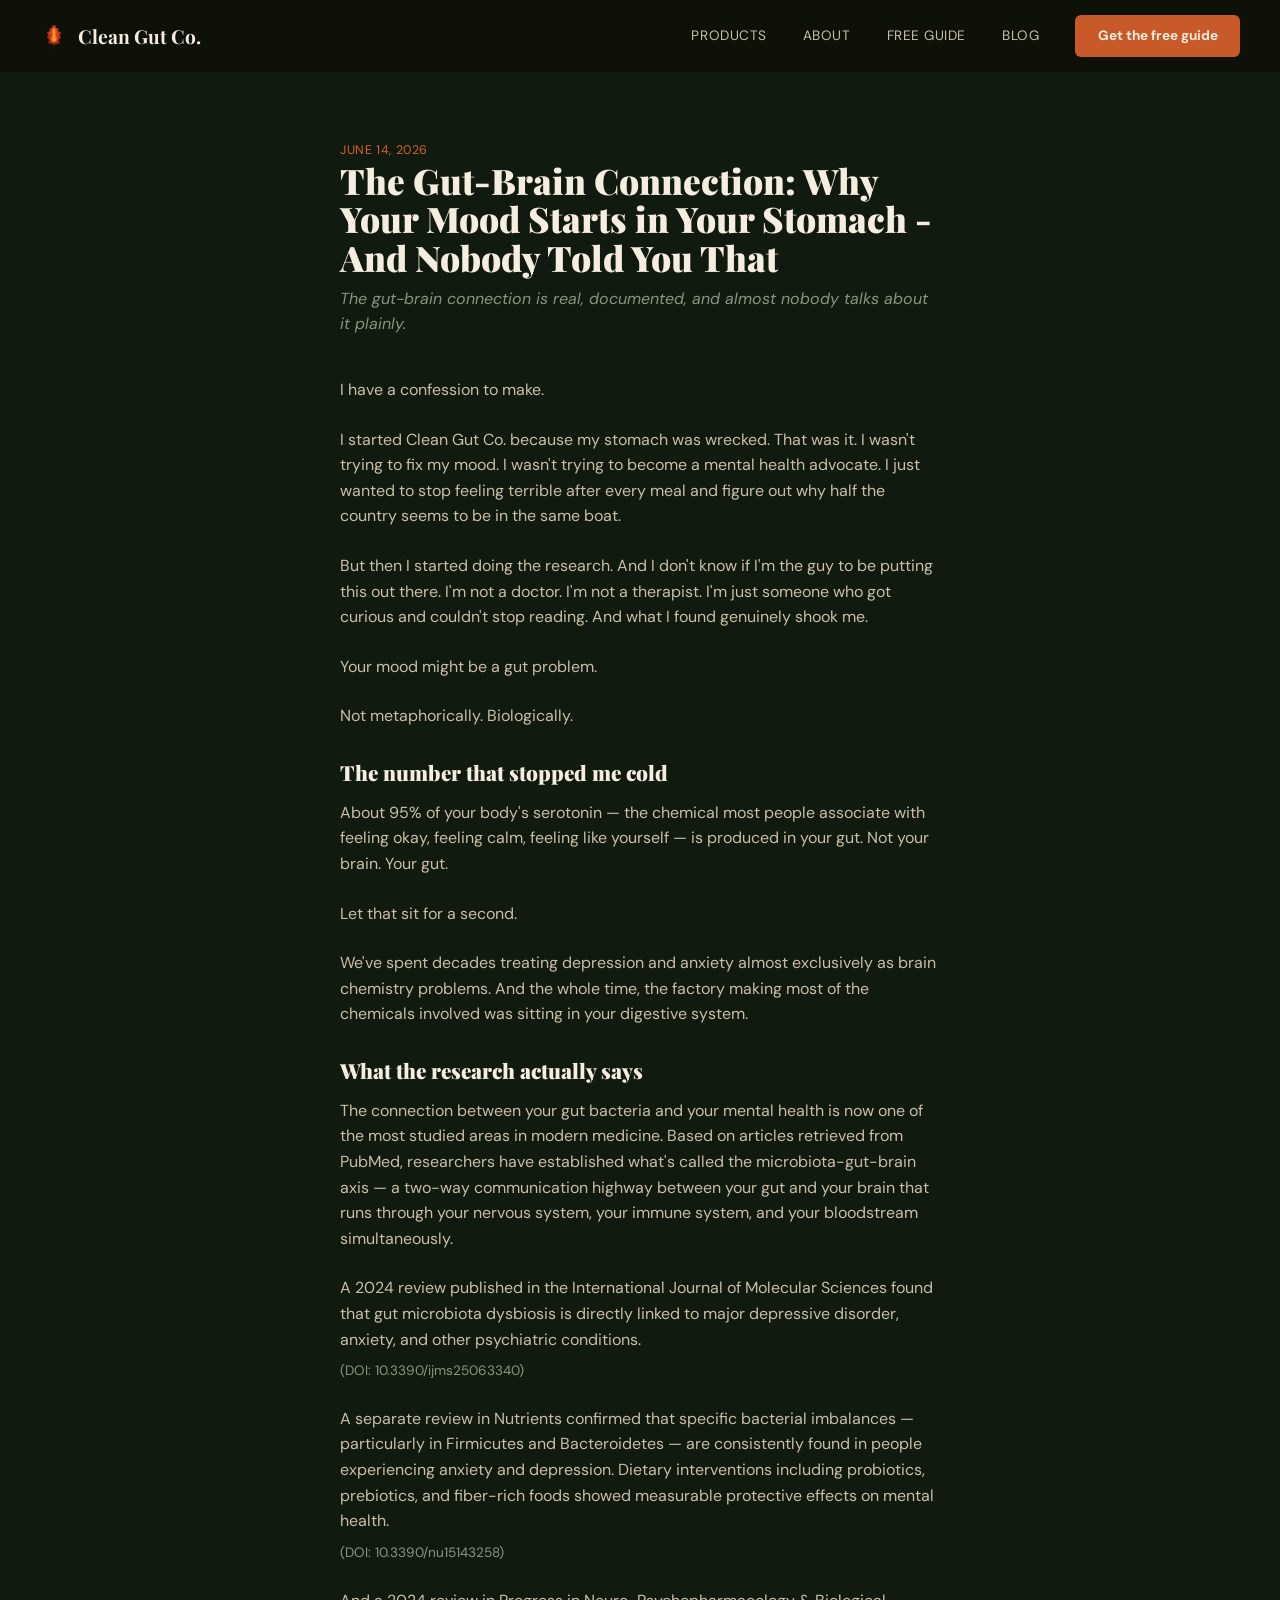
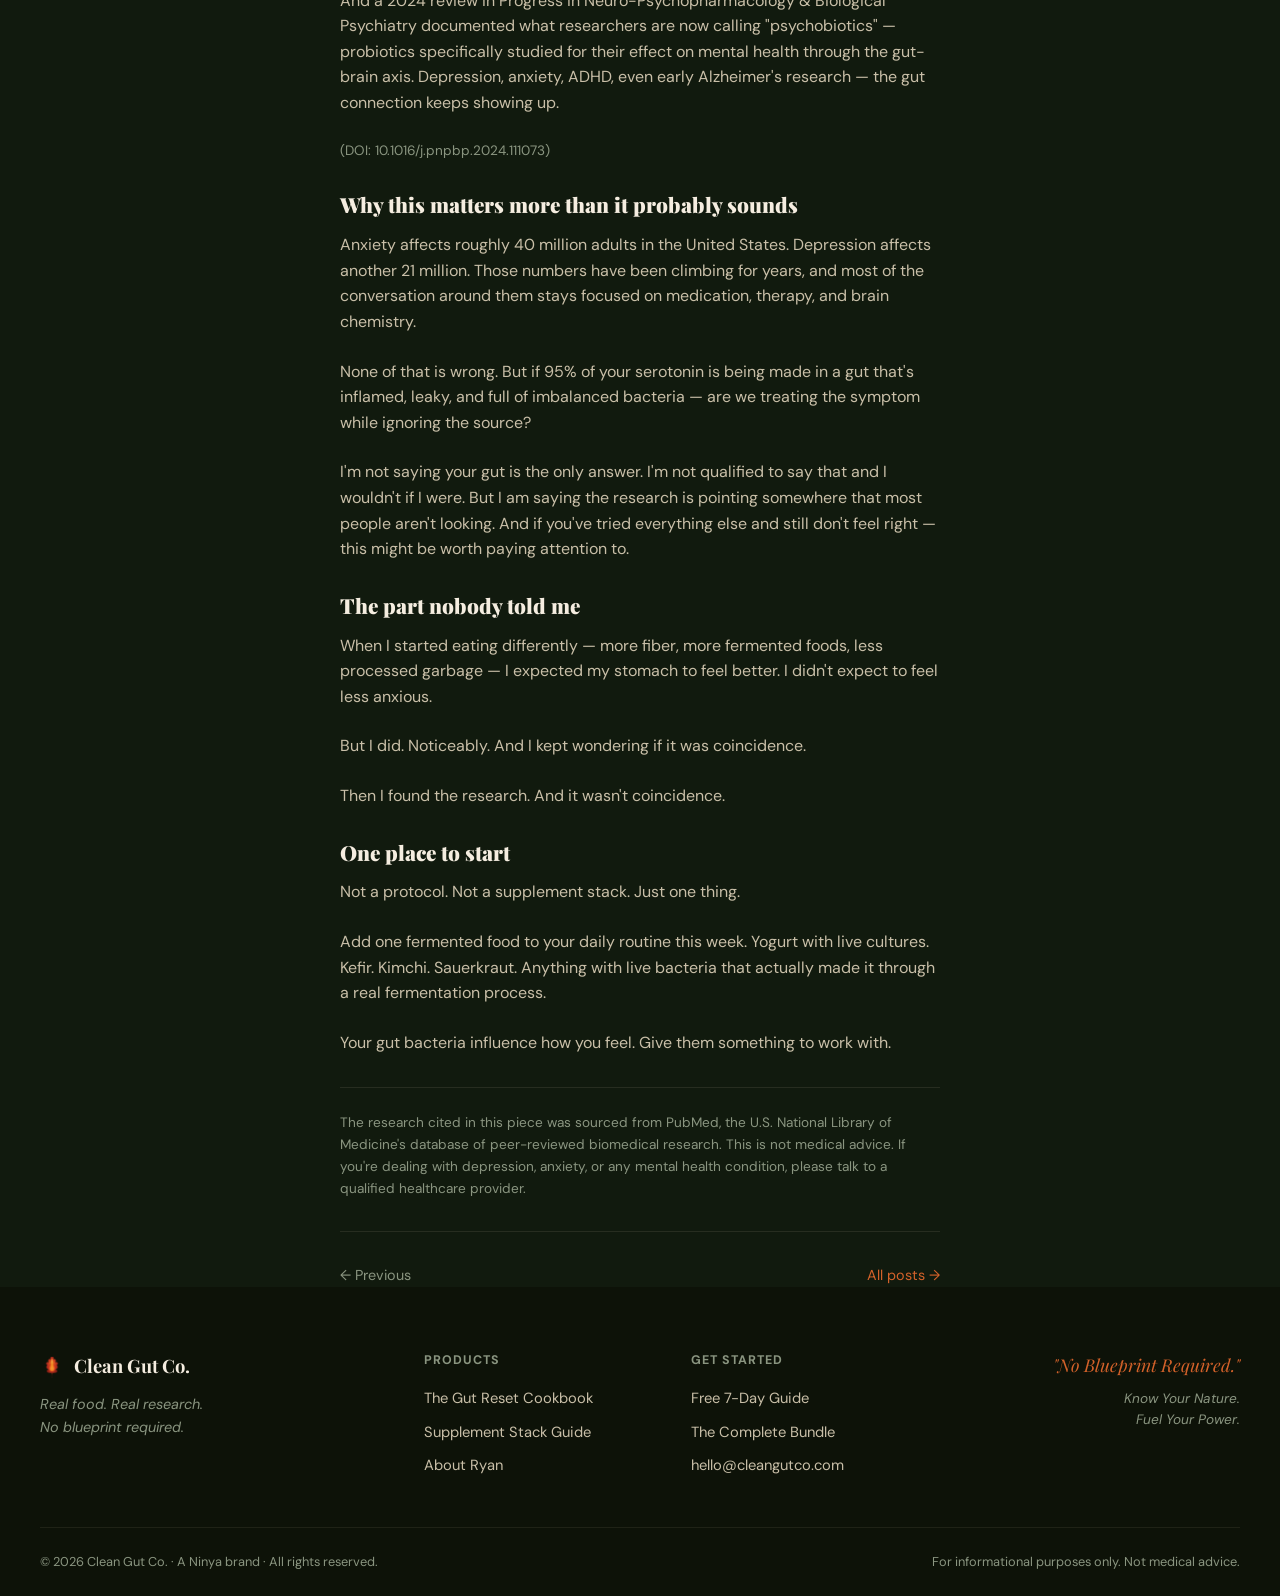
<file: the-gut-brain-connection.html>
<!DOCTYPE html>
<html lang="en">
<head>
<meta charset="UTF-8">
<meta name="viewport" content="width=device-width, initial-scale=1.0">
<title>The Gut-Brain Connection: Why Your Mood Starts in Your Stomach — Clean Gut Co.</title>
<meta name="description" content="The gut-brain connection is real, documented, and almost nobody talks about it plainly.">
<link rel="preconnect" href="https://fonts.googleapis.com">
<link href="https://fonts.googleapis.com/css2?family=Playfair+Display:ital,wght@0,700;0,900;1,700&family=DM+Sans:wght@400;500;700&display=swap" rel="stylesheet">
<link rel="stylesheet" href="styles.css">
</head>
<body>

<nav class="site-nav">
  <a href="index.html" class="nav-logo">
    <img src="cgc-leaf-icon.png" alt="Clean Gut Co.">
    Clean Gut Co.
  </a>
  <div class="nav-links">
    <a href="products.html">Products</a>
    <a href="about.html">About</a>
    <a href="guide.html">Free Guide</a>
    <a href="blog.html">Blog</a>
    <a href="guide.html" class="nav-cta">Get the free guide</a>
  </div>
</nav>

<div class="container section" style="max-width:680px;padding-top:4rem;">
  <span class="post-meta">June 14, 2026</span>
  <h1 style="font-size:2.2rem;margin-bottom:0.5rem;">The Gut-Brain Connection: Why Your Mood Starts in Your Stomach - And Nobody Told You That</h1>
  <p style="font-style:italic;color:var(--text-muted);margin-bottom:2.5rem;">The gut-brain connection is real, documented, and almost nobody talks about it plainly.</p>

  <p style="margin-bottom:1.5rem;">I have a confession to make.</p>
  <p style="margin-bottom:1.5rem;">I started Clean Gut Co. because my stomach was wrecked. That was it. I wasn't trying to fix my mood. I wasn't trying to become a mental health advocate. I just wanted to stop feeling terrible after every meal and figure out why half the country seems to be in the same boat.</p>
  <p style="margin-bottom:1.5rem;">But then I started doing the research. And I don't know if I'm the guy to be putting this out there. I'm not a doctor. I'm not a therapist. I'm just someone who got curious and couldn't stop reading. And what I found genuinely shook me.</p>
  <p style="margin-bottom:1.5rem;">Your mood might be a gut problem.</p>
  <p style="margin-bottom:1.5rem;">Not metaphorically. Biologically.</p>

  <h3 style="font-size:1.3rem;margin:2rem 0 1rem;">The number that stopped me cold</h3>
  <p style="margin-bottom:1.5rem;">About 95% of your body's serotonin — the chemical most people associate with feeling okay, feeling calm, feeling like yourself — is produced in your gut. Not your brain. Your gut.</p>
  <p style="margin-bottom:1.5rem;">Let that sit for a second.</p>
  <p style="margin-bottom:1.5rem;">We've spent decades treating depression and anxiety almost exclusively as brain chemistry problems. And the whole time, the factory making most of the chemicals involved was sitting in your digestive system.</p>

  <h3 style="font-size:1.3rem;margin:2rem 0 1rem;">What the research actually says</h3>
  <p style="margin-bottom:1.5rem;">The connection between your gut bacteria and your mental health is now one of the most studied areas in modern medicine. Based on articles retrieved from PubMed, researchers have established what's called the microbiota-gut-brain axis — a two-way communication highway between your gut and your brain that runs through your nervous system, your immune system, and your bloodstream simultaneously.</p>
  <p style="margin-bottom:0.5rem;">A 2024 review published in the International Journal of Molecular Sciences found that gut microbiota dysbiosis is directly linked to major depressive disorder, anxiety, and other psychiatric conditions.</p>
  <p style="margin-bottom:1.5rem;font-size:0.85rem;color:var(--text-muted);">(DOI: 10.3390/ijms25063340)</p>
  <p style="margin-bottom:0.5rem;">A separate review in Nutrients confirmed that specific bacterial imbalances — particularly in Firmicutes and Bacteroidetes — are consistently found in people experiencing anxiety and depression. Dietary interventions including probiotics, prebiotics, and fiber-rich foods showed measurable protective effects on mental health.</p>
  <p style="margin-bottom:1.5rem;font-size:0.85rem;color:var(--text-muted);">(DOI: 10.3390/nu15143258)</p>
  <p style="margin-bottom:1.5rem;">And a 2024 review in Progress in Neuro-Psychopharmacology &amp; Biological Psychiatry documented what researchers are now calling "psychobiotics" — probiotics specifically studied for their effect on mental health through the gut-brain axis. Depression, anxiety, ADHD, even early Alzheimer's research — the gut connection keeps showing up.</p>
  <p style="margin-bottom:1.5rem;font-size:0.85rem;color:var(--text-muted);">(DOI: 10.1016/j.pnpbp.2024.111073)</p>

  <h3 style="font-size:1.3rem;margin:2rem 0 1rem;">Why this matters more than it probably sounds</h3>
  <p style="margin-bottom:1.5rem;">Anxiety affects roughly 40 million adults in the United States. Depression affects another 21 million. Those numbers have been climbing for years, and most of the conversation around them stays focused on medication, therapy, and brain chemistry.</p>
  <p style="margin-bottom:1.5rem;">None of that is wrong. But if 95% of your serotonin is being made in a gut that's inflamed, leaky, and full of imbalanced bacteria — are we treating the symptom while ignoring the source?</p>
  <p style="margin-bottom:1.5rem;">I'm not saying your gut is the only answer. I'm not qualified to say that and I wouldn't if I were. But I am saying the research is pointing somewhere that most people aren't looking. And if you've tried everything else and still don't feel right — this might be worth paying attention to.</p>

  <h3 style="font-size:1.3rem;margin:2rem 0 1rem;">The part nobody told me</h3>
  <p style="margin-bottom:1.5rem;">When I started eating differently — more fiber, more fermented foods, less processed garbage — I expected my stomach to feel better. I didn't expect to feel less anxious.</p>
  <p style="margin-bottom:1.5rem;">But I did. Noticeably. And I kept wondering if it was coincidence.</p>
  <p style="margin-bottom:1.5rem;">Then I found the research. And it wasn't coincidence.</p>

  <h3 style="font-size:1.3rem;margin:2rem 0 1rem;">One place to start</h3>
  <p style="margin-bottom:1.5rem;">Not a protocol. Not a supplement stack. Just one thing.</p>
  <p style="margin-bottom:1.5rem;">Add one fermented food to your daily routine this week. Yogurt with live cultures. Kefir. Kimchi. Sauerkraut. Anything with live bacteria that actually made it through a real fermentation process.</p>
  <p style="margin-bottom:2rem;">Your gut bacteria influence how you feel. Give them something to work with.</p>

  <!-- Editorial note (internal, not for the public page): this post is referenced by Movement & Gut Health Piece #4
       with an unverified "got more reaction than I expected" claim. That claim does not appear on this page and
       should not be added here without real engagement data. Flag tracked separately in Notion. -->

  <p style="font-size:0.85rem;color:var(--text-muted);border-top:1px solid rgba(232,213,183,0.1);padding-top:1.5rem;margin-bottom:2rem;">The research cited in this piece was sourced from PubMed, the U.S. National Library of Medicine's database of peer-reviewed biomedical research. This is not medical advice. If you're dealing with depression, anxiety, or any mental health condition, please talk to a qualified healthcare provider.</p>

  <div style="display:flex;justify-content:space-between;border-top:1px solid rgba(232,213,183,0.1);padding-top:2rem;font-size:0.9rem;">
    <a href="why-am-i-always-bloated.html" style="color:var(--text-muted);">&larr; Previous</a>
    <a href="blog.html" style="color:var(--ember-bright);">All posts &rarr;</a>
  </div>
</div>

<footer class="site-footer">
  <div class="footer-top">
    <div>
      <a href="index.html" class="footer-brand">
        <img src="cgc-leaf-icon.png" alt="Clean Gut Co.">
        Clean Gut Co.
      </a>
      <p class="footer-tagline">Real food. Real research.<br>No blueprint required.</p>
    </div>
    <div class="footer-col">
      <h4>Products</h4>
      <a href="products.html">The Gut Reset Cookbook</a>
      <a href="products.html">Supplement Stack Guide</a>
      <a href="about.html">About Ryan</a>
    </div>
    <div class="footer-col">
      <h4>Get Started</h4>
      <a href="guide.html">Free 7-Day Guide</a>
      <a href="products.html#bundle">The Complete Bundle</a>
      <a href="mailto:hello@cleangutco.com">hello@cleangutco.com</a>
    </div>
    <div class="footer-quote">
      "No Blueprint Required."
      <span class="sub">Know Your Nature.<br>Fuel Your Power.</span>
    </div>
  </div>
  <div class="footer-bottom">
    <span>&copy; 2026 Clean Gut Co. &middot; A Ninya brand &middot; All rights reserved.</span>
    <span>For informational purposes only. Not medical advice.</span>
  </div>
</footer>

</body>
</html>
</file>
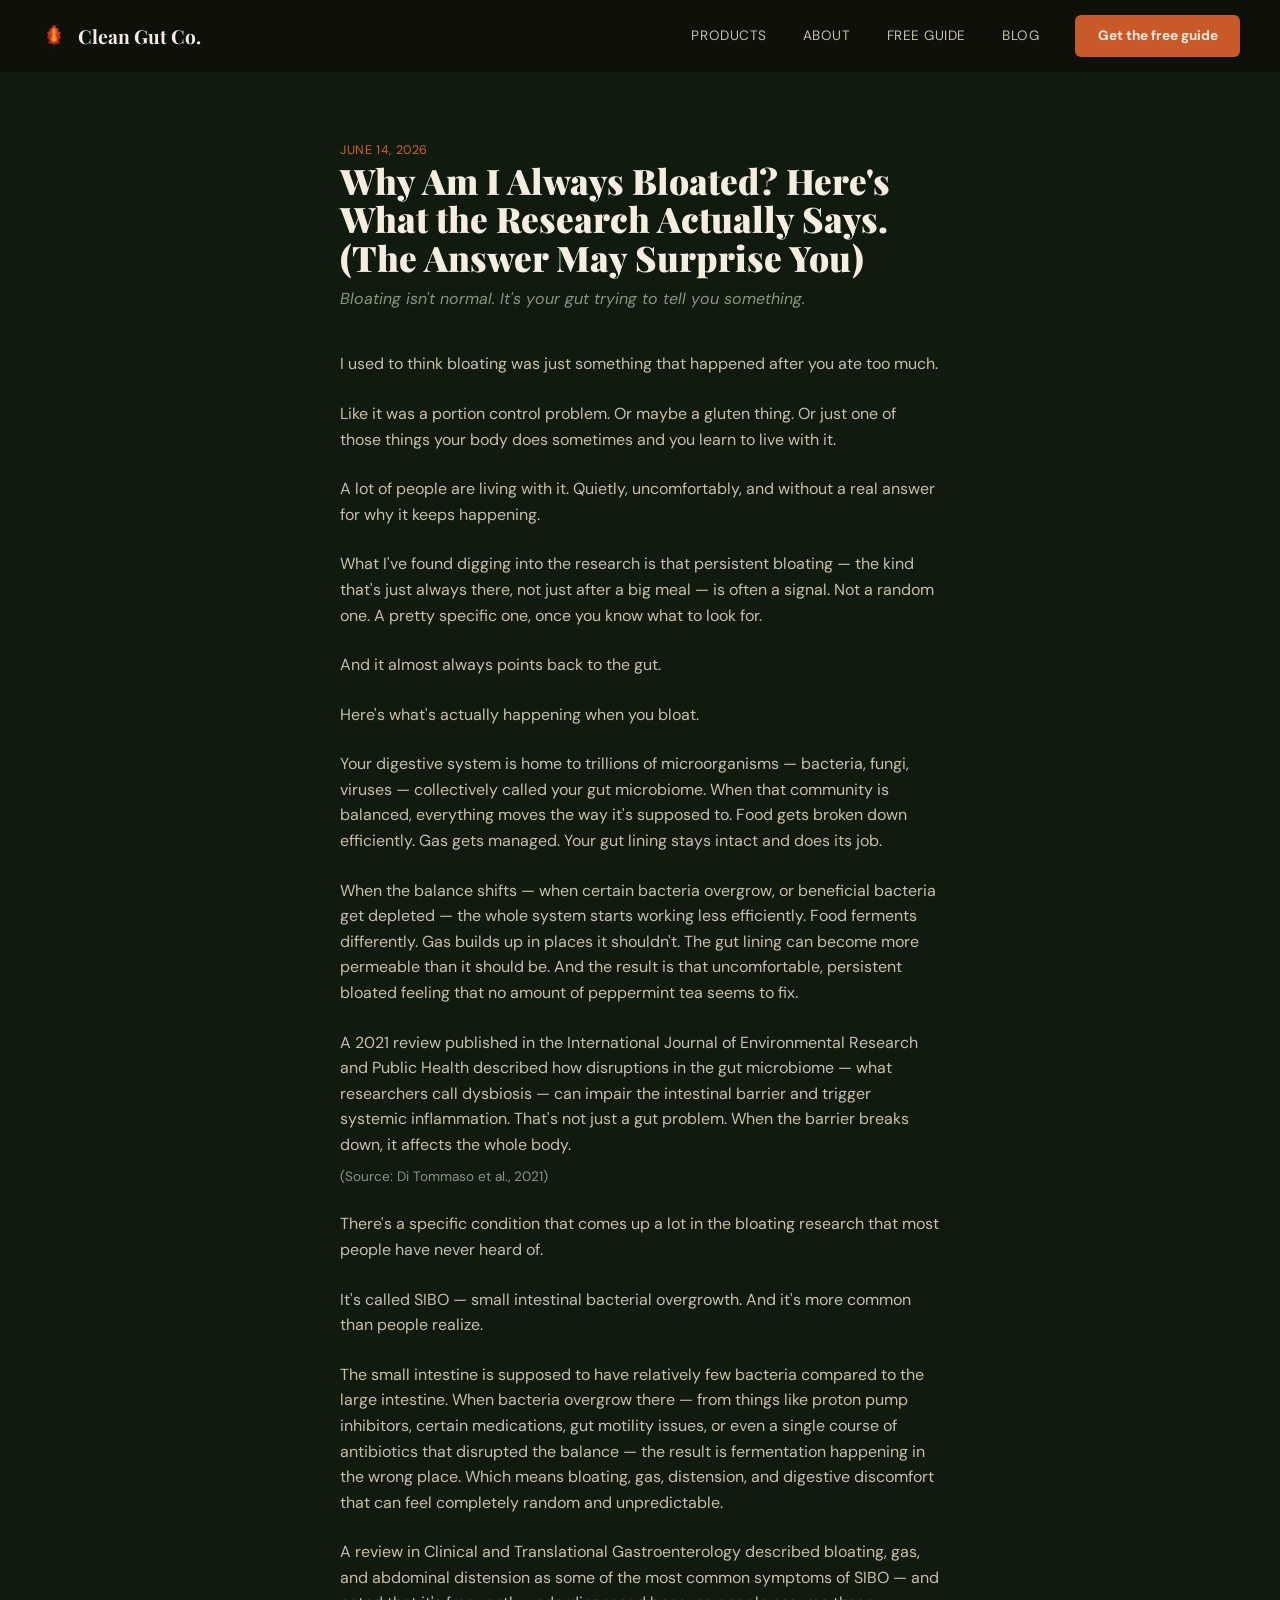
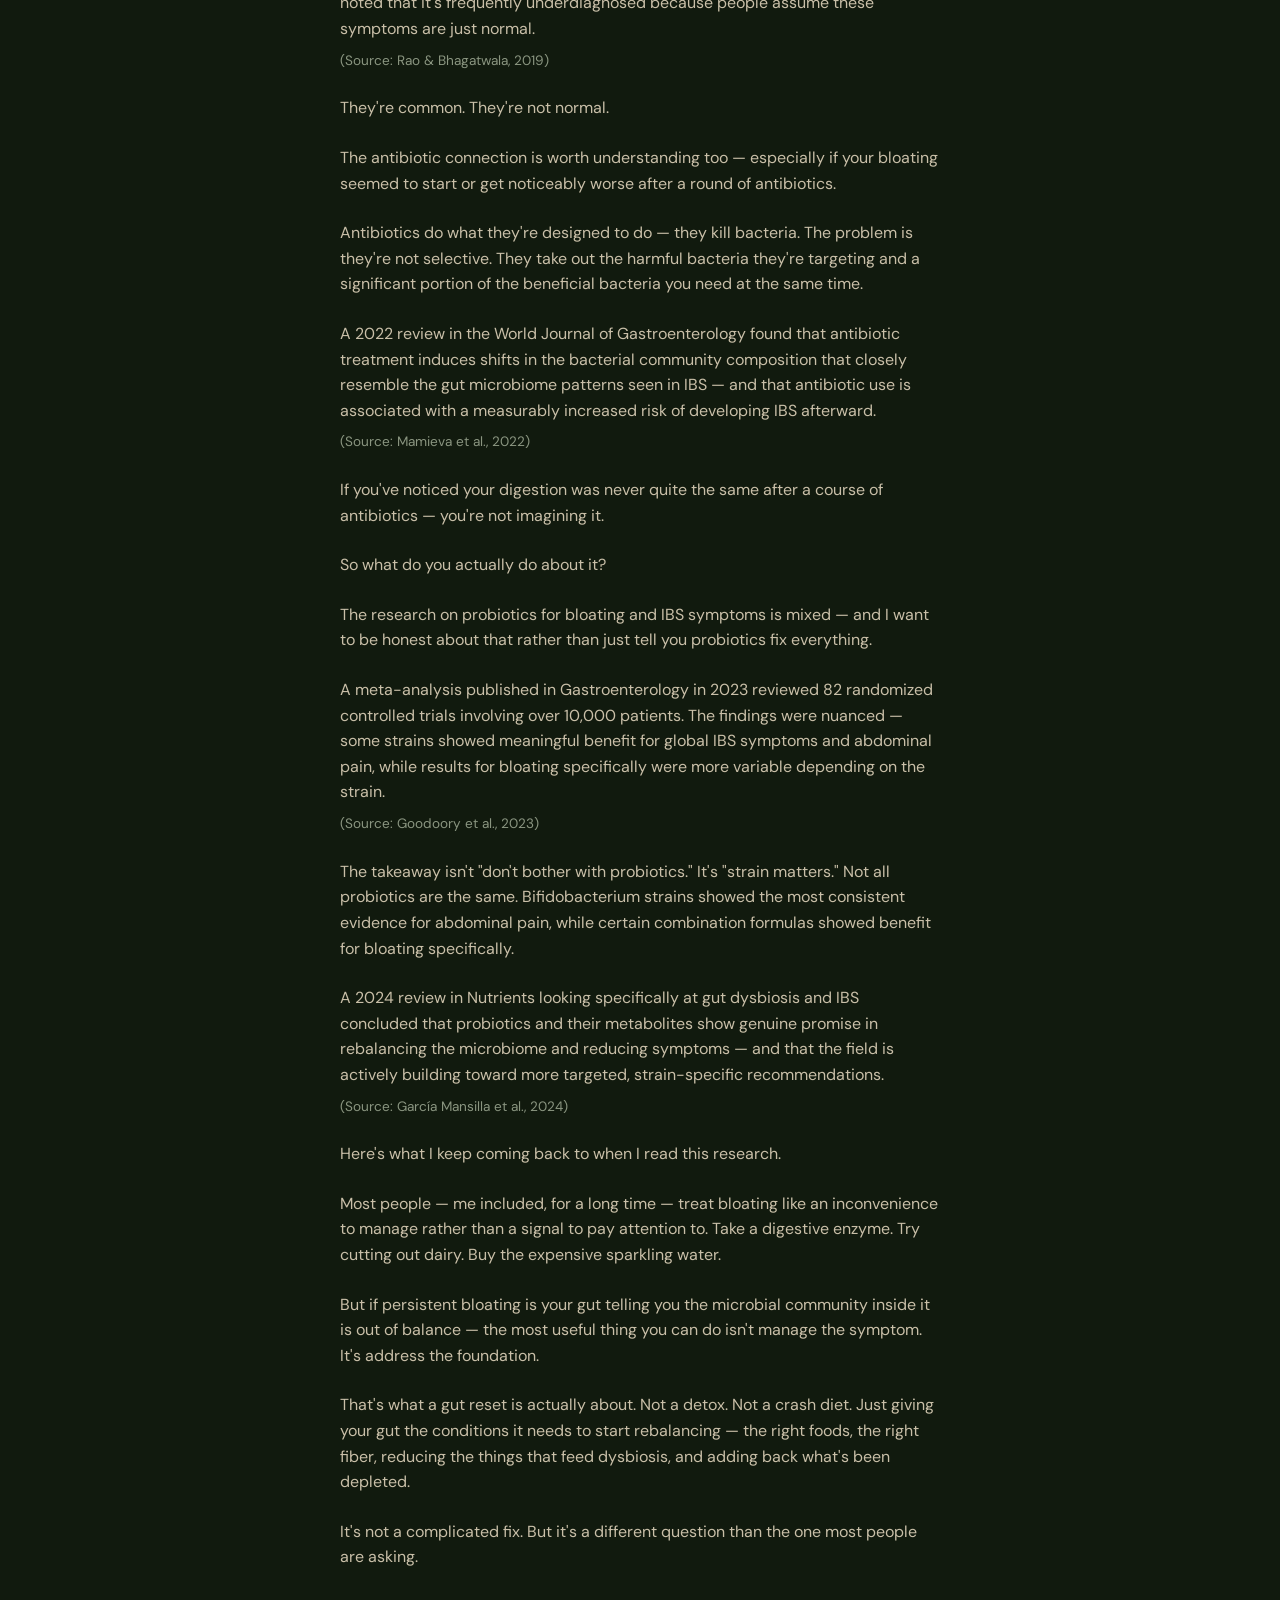
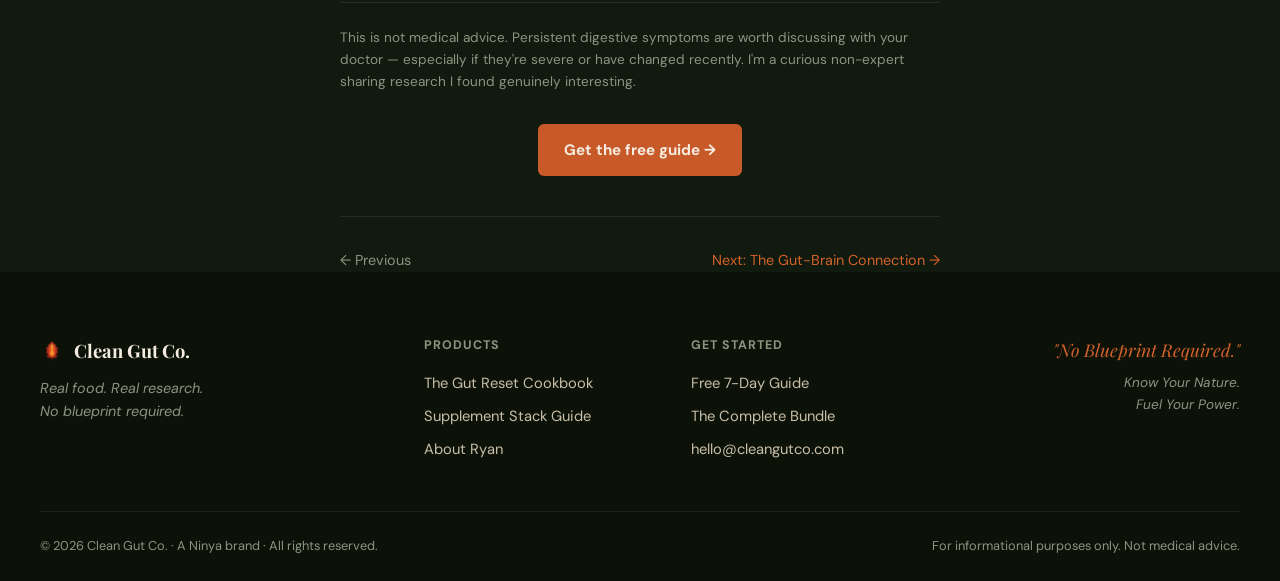
<file: why-am-i-always-bloated.html>
<!DOCTYPE html>
<html lang="en">
<head>
<meta charset="UTF-8">
<meta name="viewport" content="width=device-width, initial-scale=1.0">
<title>Why Am I Always Bloated? Here's What the Research Actually Says. — Clean Gut Co.</title>
<meta name="description" content="Bloating isn't normal. It's your gut trying to tell you something.">
<link rel="preconnect" href="https://fonts.googleapis.com">
<link href="https://fonts.googleapis.com/css2?family=Playfair+Display:ital,wght@0,700;0,900;1,700&family=DM+Sans:wght@400;500;700&display=swap" rel="stylesheet">
<link rel="stylesheet" href="styles.css">
</head>
<body>

<nav class="site-nav">
  <a href="index.html" class="nav-logo">
    <img src="cgc-leaf-icon.png" alt="Clean Gut Co.">
    Clean Gut Co.
  </a>
  <div class="nav-links">
    <a href="products.html">Products</a>
    <a href="about.html">About</a>
    <a href="guide.html">Free Guide</a>
    <a href="blog.html">Blog</a>
    <a href="guide.html" class="nav-cta">Get the free guide</a>
  </div>
</nav>

<div class="container section" style="max-width:680px;padding-top:4rem;">
  <span class="post-meta">June 14, 2026</span>
  <h1 style="font-size:2.2rem;margin-bottom:0.5rem;">Why Am I Always Bloated? Here's What the Research Actually Says. (The Answer May Surprise You)</h1>
  <p style="font-style:italic;color:var(--text-muted);margin-bottom:2.5rem;">Bloating isn't normal. It's your gut trying to tell you something.</p>

  <p style="margin-bottom:1.5rem;">I used to think bloating was just something that happened after you ate too much.</p>
  <p style="margin-bottom:1.5rem;">Like it was a portion control problem. Or maybe a gluten thing. Or just one of those things your body does sometimes and you learn to live with it.</p>
  <p style="margin-bottom:1.5rem;">A lot of people are living with it. Quietly, uncomfortably, and without a real answer for why it keeps happening.</p>
  <p style="margin-bottom:1.5rem;">What I've found digging into the research is that persistent bloating — the kind that's just always there, not just after a big meal — is often a signal. Not a random one. A pretty specific one, once you know what to look for.</p>
  <p style="margin-bottom:1.5rem;">And it almost always points back to the gut.</p>
  <p style="margin-bottom:1.5rem;">Here's what's actually happening when you bloat.</p>
  <p style="margin-bottom:1.5rem;">Your digestive system is home to trillions of microorganisms — bacteria, fungi, viruses — collectively called your gut microbiome. When that community is balanced, everything moves the way it's supposed to. Food gets broken down efficiently. Gas gets managed. Your gut lining stays intact and does its job.</p>
  <p style="margin-bottom:1.5rem;">When the balance shifts — when certain bacteria overgrow, or beneficial bacteria get depleted — the whole system starts working less efficiently. Food ferments differently. Gas builds up in places it shouldn't. The gut lining can become more permeable than it should be. And the result is that uncomfortable, persistent bloated feeling that no amount of peppermint tea seems to fix.</p>
  <p style="margin-bottom:0.5rem;">A 2021 review published in the International Journal of Environmental Research and Public Health described how disruptions in the gut microbiome — what researchers call dysbiosis — can impair the intestinal barrier and trigger systemic inflammation. That's not just a gut problem. When the barrier breaks down, it affects the whole body.</p>
  <p style="margin-bottom:1.5rem;font-size:0.85rem;color:var(--text-muted);">(Source: Di Tommaso et al., 2021)</p>
  <p style="margin-bottom:1.5rem;">There's a specific condition that comes up a lot in the bloating research that most people have never heard of.</p>
  <p style="margin-bottom:1.5rem;">It's called SIBO — small intestinal bacterial overgrowth. And it's more common than people realize.</p>
  <p style="margin-bottom:1.5rem;">The small intestine is supposed to have relatively few bacteria compared to the large intestine. When bacteria overgrow there — from things like proton pump inhibitors, certain medications, gut motility issues, or even a single course of antibiotics that disrupted the balance — the result is fermentation happening in the wrong place. Which means bloating, gas, distension, and digestive discomfort that can feel completely random and unpredictable.</p>
  <p style="margin-bottom:0.5rem;">A review in Clinical and Translational Gastroenterology described bloating, gas, and abdominal distension as some of the most common symptoms of SIBO — and noted that it's frequently underdiagnosed because people assume these symptoms are just normal.</p>
  <p style="margin-bottom:1.5rem;font-size:0.85rem;color:var(--text-muted);">(Source: Rao &amp; Bhagatwala, 2019)</p>
  <p style="margin-bottom:1.5rem;">They're common. They're not normal.</p>
  <p style="margin-bottom:1.5rem;">The antibiotic connection is worth understanding too — especially if your bloating seemed to start or get noticeably worse after a round of antibiotics.</p>
  <p style="margin-bottom:1.5rem;">Antibiotics do what they're designed to do — they kill bacteria. The problem is they're not selective. They take out the harmful bacteria they're targeting and a significant portion of the beneficial bacteria you need at the same time.</p>
  <p style="margin-bottom:0.5rem;">A 2022 review in the World Journal of Gastroenterology found that antibiotic treatment induces shifts in the bacterial community composition that closely resemble the gut microbiome patterns seen in IBS — and that antibiotic use is associated with a measurably increased risk of developing IBS afterward.</p>
  <p style="margin-bottom:1.5rem;font-size:0.85rem;color:var(--text-muted);">(Source: Mamieva et al., 2022)</p>
  <p style="margin-bottom:1.5rem;">If you've noticed your digestion was never quite the same after a course of antibiotics — you're not imagining it.</p>
  <p style="margin-bottom:1.5rem;">So what do you actually do about it?</p>
  <p style="margin-bottom:1.5rem;">The research on probiotics for bloating and IBS symptoms is mixed — and I want to be honest about that rather than just tell you probiotics fix everything.</p>
  <p style="margin-bottom:0.5rem;">A meta-analysis published in Gastroenterology in 2023 reviewed 82 randomized controlled trials involving over 10,000 patients. The findings were nuanced — some strains showed meaningful benefit for global IBS symptoms and abdominal pain, while results for bloating specifically were more variable depending on the strain.</p>
  <p style="margin-bottom:1.5rem;font-size:0.85rem;color:var(--text-muted);">(Source: Goodoory et al., 2023)</p>
  <p style="margin-bottom:1.5rem;">The takeaway isn't "don't bother with probiotics." It's "strain matters." Not all probiotics are the same. Bifidobacterium strains showed the most consistent evidence for abdominal pain, while certain combination formulas showed benefit for bloating specifically.</p>
  <p style="margin-bottom:0.5rem;">A 2024 review in Nutrients looking specifically at gut dysbiosis and IBS concluded that probiotics and their metabolites show genuine promise in rebalancing the microbiome and reducing symptoms — and that the field is actively building toward more targeted, strain-specific recommendations.</p>
  <p style="margin-bottom:1.5rem;font-size:0.85rem;color:var(--text-muted);">(Source: García Mansilla et al., 2024)</p>
  <p style="margin-bottom:1.5rem;">Here's what I keep coming back to when I read this research.</p>
  <p style="margin-bottom:1.5rem;">Most people — me included, for a long time — treat bloating like an inconvenience to manage rather than a signal to pay attention to. Take a digestive enzyme. Try cutting out dairy. Buy the expensive sparkling water.</p>
  <p style="margin-bottom:1.5rem;">But if persistent bloating is your gut telling you the microbial community inside it is out of balance — the most useful thing you can do isn't manage the symptom. It's address the foundation.</p>
  <p style="margin-bottom:1.5rem;">That's what a gut reset is actually about. Not a detox. Not a crash diet. Just giving your gut the conditions it needs to start rebalancing — the right foods, the right fiber, reducing the things that feed dysbiosis, and adding back what's been depleted.</p>
  <p style="margin-bottom:2rem;">It's not a complicated fix. But it's a different question than the one most people are asking.</p>

  <p style="font-size:0.85rem;color:var(--text-muted);border-top:1px solid rgba(232,213,183,0.1);padding-top:1.5rem;margin-bottom:2rem;">This is not medical advice. Persistent digestive symptoms are worth discussing with your doctor — especially if they're severe or have changed recently. I'm a curious non-expert sharing research I found genuinely interesting.</p>

  <div style="text-align:center;margin-bottom:2.5rem;">
    <a href="guide.html" class="btn btn-primary">Get the free guide &rarr;</a>
  </div>

  <div style="display:flex;justify-content:space-between;border-top:1px solid rgba(232,213,183,0.1);padding-top:2rem;font-size:0.9rem;">
    <a href="you-dont-have-to-overhaul-your-life.html" style="color:var(--text-muted);">&larr; Previous</a>
    <a href="the-gut-brain-connection.html" style="color:var(--ember-bright);">Next: The Gut-Brain Connection &rarr;</a>
  </div>
</div>

<footer class="site-footer">
  <div class="footer-top">
    <div>
      <a href="index.html" class="footer-brand">
        <img src="cgc-leaf-icon.png" alt="Clean Gut Co.">
        Clean Gut Co.
      </a>
      <p class="footer-tagline">Real food. Real research.<br>No blueprint required.</p>
    </div>
    <div class="footer-col">
      <h4>Products</h4>
      <a href="products.html">The Gut Reset Cookbook</a>
      <a href="products.html">Supplement Stack Guide</a>
      <a href="about.html">About Ryan</a>
    </div>
    <div class="footer-col">
      <h4>Get Started</h4>
      <a href="guide.html">Free 7-Day Guide</a>
      <a href="products.html#bundle">The Complete Bundle</a>
      <a href="mailto:hello@cleangutco.com">hello@cleangutco.com</a>
    </div>
    <div class="footer-quote">
      "No Blueprint Required."
      <span class="sub">Know Your Nature.<br>Fuel Your Power.</span>
    </div>
  </div>
  <div class="footer-bottom">
    <span>&copy; 2026 Clean Gut Co. &middot; A Ninya brand &middot; All rights reserved.</span>
    <span>For informational purposes only. Not medical advice.</span>
  </div>
</footer>

</body>
</html>
</file>
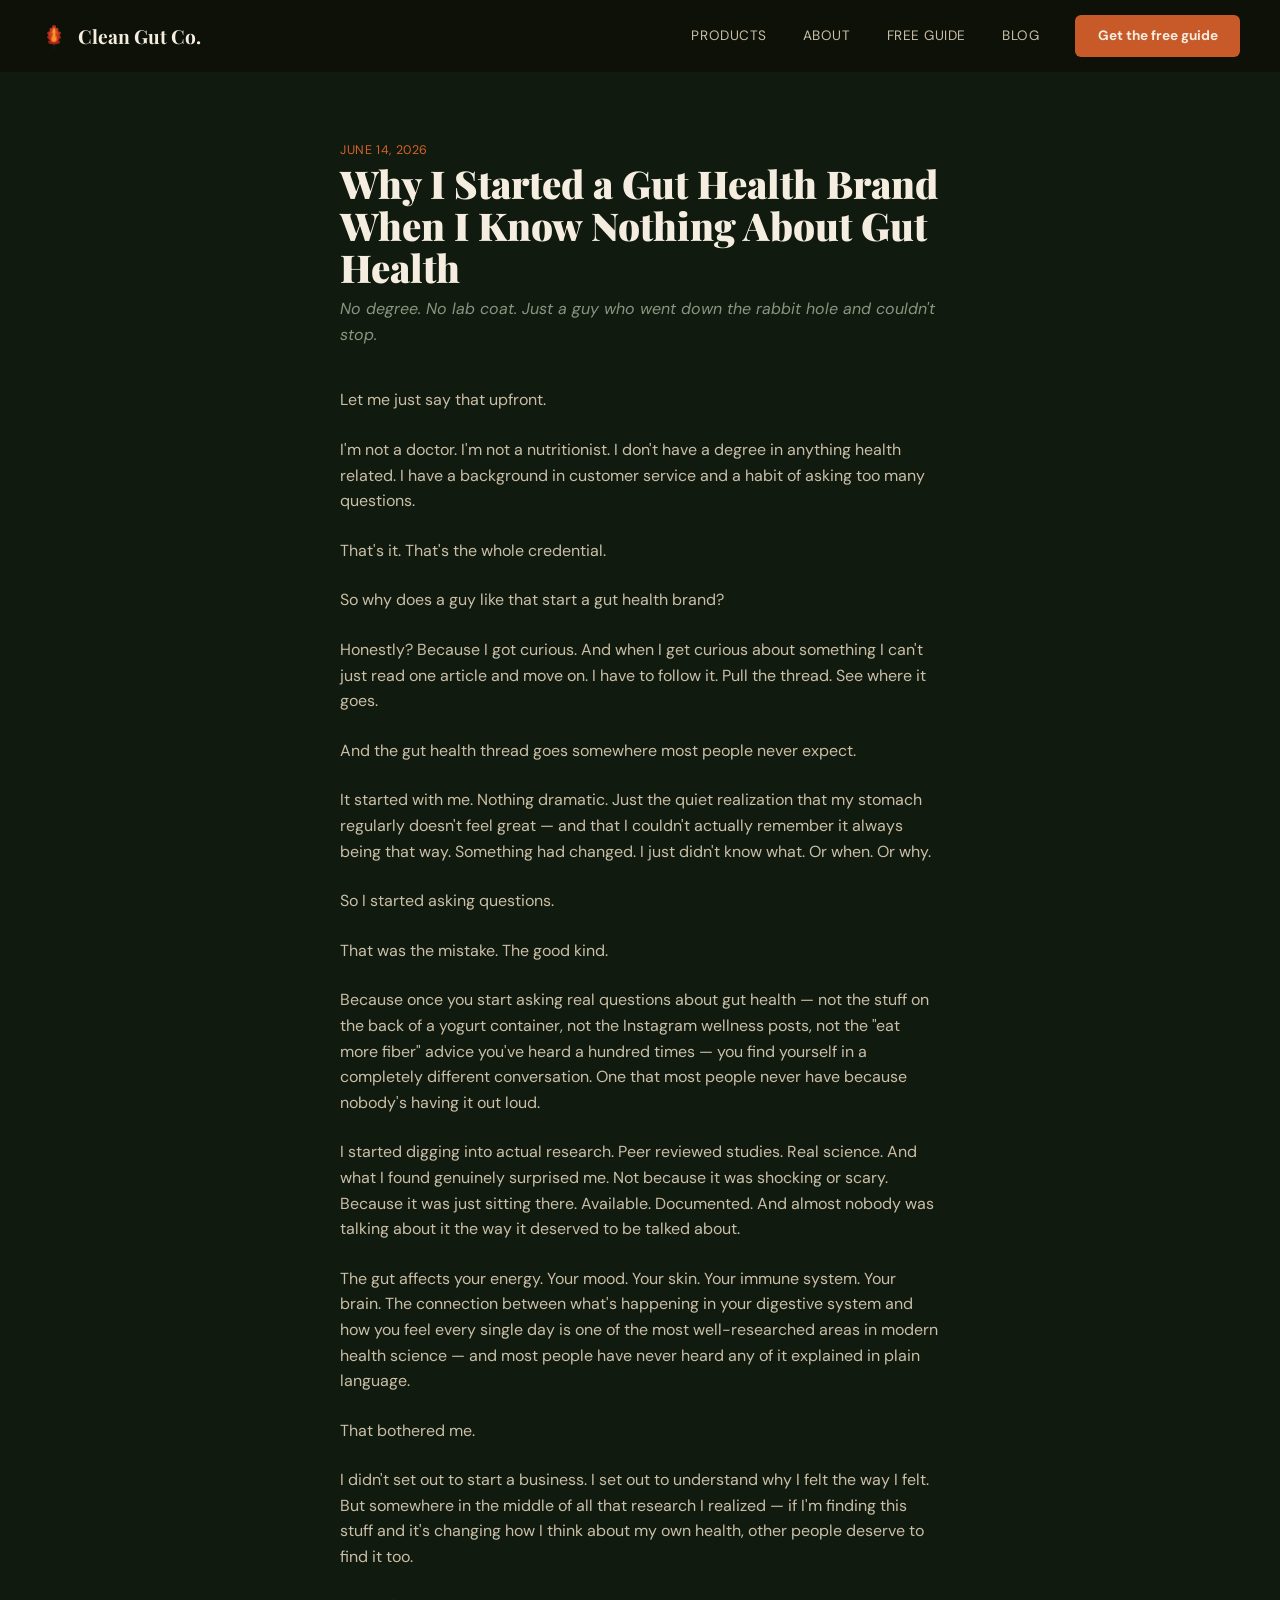
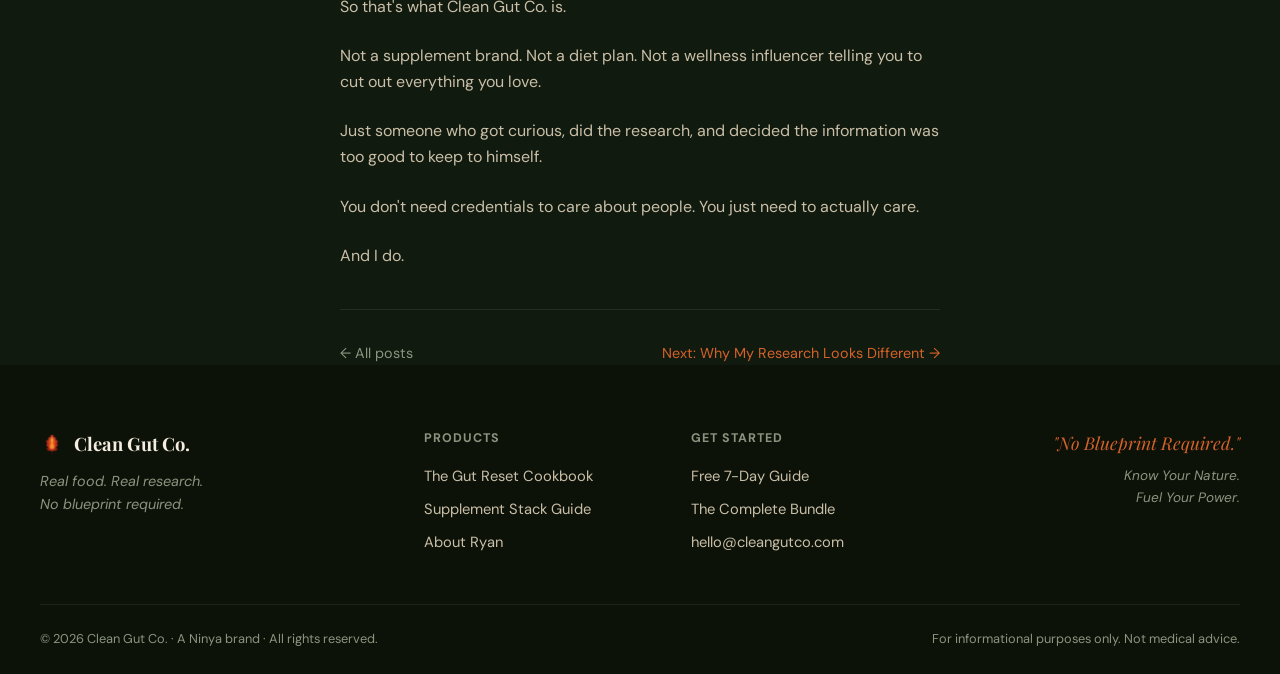
<file: why-i-started-a-gut-health-brand.html>
<!DOCTYPE html>
<html lang="en">
<head>
<meta charset="UTF-8">
<meta name="viewport" content="width=device-width, initial-scale=1.0">
<title>Why I Started a Gut Health Brand When I Know Nothing About Gut Health — Clean Gut Co.</title>
<meta name="description" content="No degree. No lab coat. Just a guy who went down the rabbit hole and couldn't stop.">
<link rel="preconnect" href="https://fonts.googleapis.com">
<link href="https://fonts.googleapis.com/css2?family=Playfair+Display:ital,wght@0,700;0,900;1,700&family=DM+Sans:wght@400;500;700&display=swap" rel="stylesheet">
<link rel="stylesheet" href="styles.css">
</head>
<body>

<nav class="site-nav">
  <a href="index.html" class="nav-logo">
    <img src="cgc-leaf-icon.png" alt="Clean Gut Co.">
    Clean Gut Co.
  </a>
  <div class="nav-links">
    <a href="products.html">Products</a>
    <a href="about.html">About</a>
    <a href="guide.html">Free Guide</a>
    <a href="blog.html">Blog</a>
    <a href="guide.html" class="nav-cta">Get the free guide</a>
  </div>
</nav>

<div class="container section" style="max-width:680px;padding-top:4rem;">
  <span class="post-meta">June 14, 2026</span>
  <h1 style="font-size:2.4rem;margin-bottom:0.5rem;">Why I Started a Gut Health Brand When I Know Nothing About Gut Health</h1>
  <p style="font-style:italic;color:var(--text-muted);margin-bottom:2.5rem;">No degree. No lab coat. Just a guy who went down the rabbit hole and couldn't stop.</p>

  <p style="margin-bottom:1.5rem;">Let me just say that upfront.</p>
  <p style="margin-bottom:1.5rem;">I'm not a doctor. I'm not a nutritionist. I don't have a degree in anything health related. I have a background in customer service and a habit of asking too many questions.</p>
  <p style="margin-bottom:1.5rem;">That's it. That's the whole credential.</p>
  <p style="margin-bottom:1.5rem;">So why does a guy like that start a gut health brand?</p>
  <p style="margin-bottom:1.5rem;">Honestly? Because I got curious. And when I get curious about something I can't just read one article and move on. I have to follow it. Pull the thread. See where it goes.</p>
  <p style="margin-bottom:1.5rem;">And the gut health thread goes somewhere most people never expect.</p>
  <p style="margin-bottom:1.5rem;">It started with me. Nothing dramatic. Just the quiet realization that my stomach regularly doesn't feel great — and that I couldn't actually remember it always being that way. Something had changed. I just didn't know what. Or when. Or why.</p>
  <p style="margin-bottom:1.5rem;">So I started asking questions.</p>
  <p style="margin-bottom:1.5rem;">That was the mistake. The good kind.</p>
  <p style="margin-bottom:1.5rem;">Because once you start asking real questions about gut health — not the stuff on the back of a yogurt container, not the Instagram wellness posts, not the "eat more fiber" advice you've heard a hundred times — you find yourself in a completely different conversation. One that most people never have because nobody's having it out loud.</p>
  <p style="margin-bottom:1.5rem;">I started digging into actual research. Peer reviewed studies. Real science. And what I found genuinely surprised me. Not because it was shocking or scary. Because it was just sitting there. Available. Documented. And almost nobody was talking about it the way it deserved to be talked about.</p>
  <p style="margin-bottom:1.5rem;">The gut affects your energy. Your mood. Your skin. Your immune system. Your brain. The connection between what's happening in your digestive system and how you feel every single day is one of the most well-researched areas in modern health science — and most people have never heard any of it explained in plain language.</p>
  <p style="margin-bottom:1.5rem;">That bothered me.</p>
  <p style="margin-bottom:1.5rem;">I didn't set out to start a business. I set out to understand why I felt the way I felt. But somewhere in the middle of all that research I realized — if I'm finding this stuff and it's changing how I think about my own health, other people deserve to find it too.</p>
  <p style="margin-bottom:1.5rem;">So that's what Clean Gut Co. is.</p>
  <p style="margin-bottom:1.5rem;">Not a supplement brand. Not a diet plan. Not a wellness influencer telling you to cut out everything you love.</p>
  <p style="margin-bottom:1.5rem;">Just someone who got curious, did the research, and decided the information was too good to keep to himself.</p>
  <p style="margin-bottom:1.5rem;">You don't need credentials to care about people. You just need to actually care.</p>
  <p style="margin-bottom:2.5rem;">And I do.</p>

  <div style="display:flex;justify-content:space-between;border-top:1px solid rgba(232,213,183,0.1);padding-top:2rem;font-size:0.9rem;">
    <a href="blog.html" style="color:var(--text-muted);">&larr; All posts</a>
    <a href="why-my-research-looks-different.html" style="color:var(--ember-bright);">Next: Why My Research Looks Different &rarr;</a>
  </div>
</div>

<footer class="site-footer">
  <div class="footer-top">
    <div>
      <a href="index.html" class="footer-brand">
        <img src="cgc-leaf-icon.png" alt="Clean Gut Co.">
        Clean Gut Co.
      </a>
      <p class="footer-tagline">Real food. Real research.<br>No blueprint required.</p>
    </div>
    <div class="footer-col">
      <h4>Products</h4>
      <a href="products.html">The Gut Reset Cookbook</a>
      <a href="products.html">Supplement Stack Guide</a>
      <a href="about.html">About Ryan</a>
    </div>
    <div class="footer-col">
      <h4>Get Started</h4>
      <a href="guide.html">Free 7-Day Guide</a>
      <a href="products.html#bundle">The Complete Bundle</a>
      <a href="mailto:hello@cleangutco.com">hello@cleangutco.com</a>
    </div>
    <div class="footer-quote">
      "No Blueprint Required."
      <span class="sub">Know Your Nature.<br>Fuel Your Power.</span>
    </div>
  </div>
  <div class="footer-bottom">
    <span>&copy; 2026 Clean Gut Co. &middot; A Ninya brand &middot; All rights reserved.</span>
    <span>For informational purposes only. Not medical advice.</span>
  </div>
</footer>

</body>
</html>
</file>
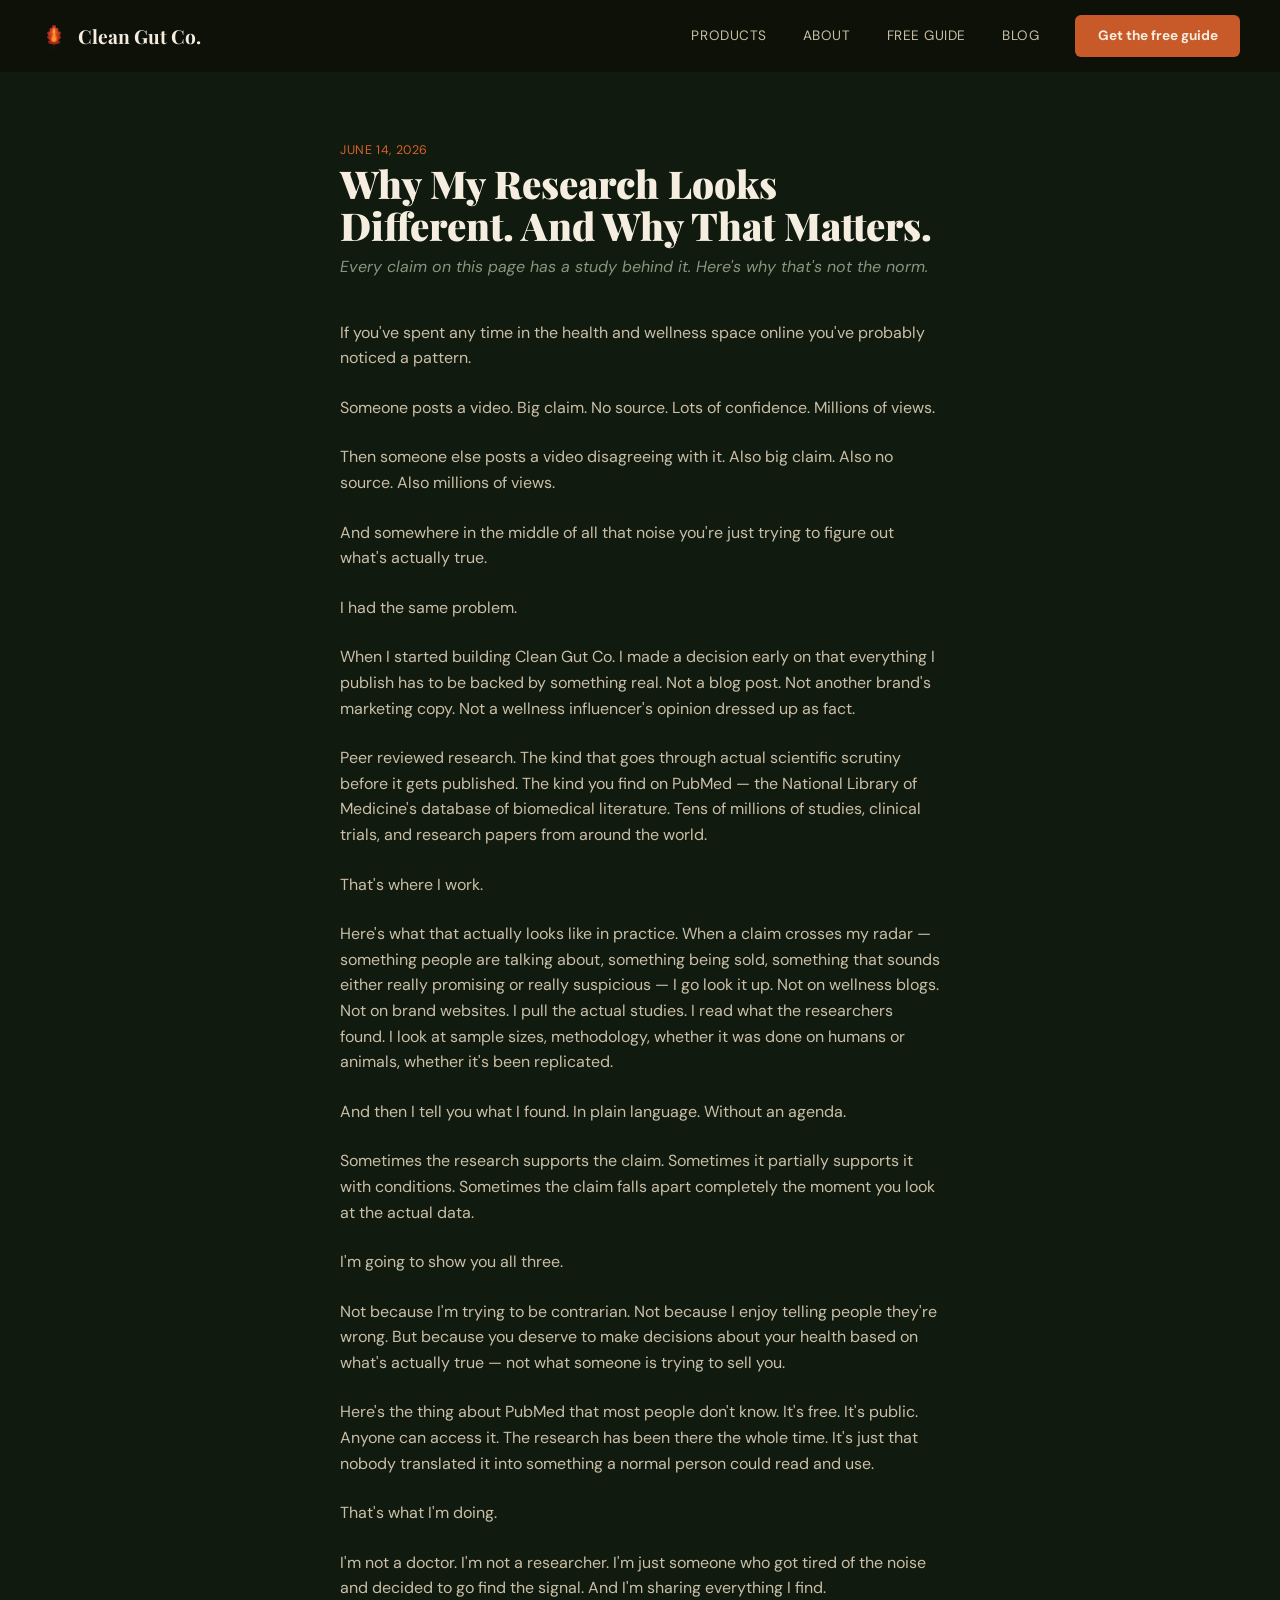
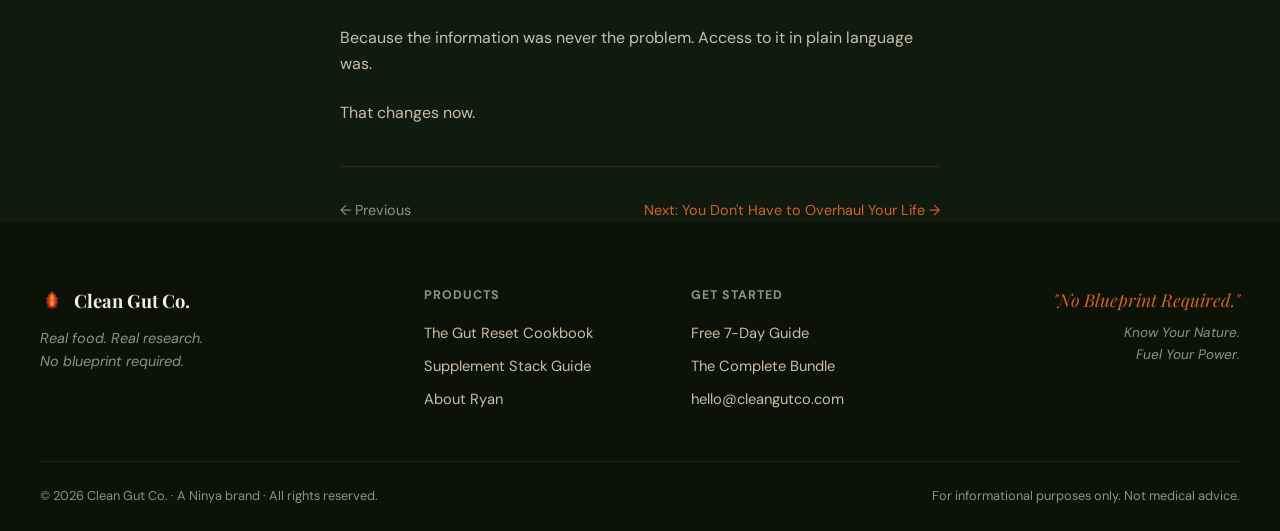
<file: why-my-research-looks-different.html>
<!DOCTYPE html>
<html lang="en">
<head>
<meta charset="UTF-8">
<meta name="viewport" content="width=device-width, initial-scale=1.0">
<title>Why My Research Looks Different. And Why That Matters. — Clean Gut Co.</title>
<meta name="description" content="Every claim on this page has a study behind it. Here's why that's not the norm.">
<link rel="preconnect" href="https://fonts.googleapis.com">
<link href="https://fonts.googleapis.com/css2?family=Playfair+Display:ital,wght@0,700;0,900;1,700&family=DM+Sans:wght@400;500;700&display=swap" rel="stylesheet">
<link rel="stylesheet" href="styles.css">
</head>
<body>

<nav class="site-nav">
  <a href="index.html" class="nav-logo">
    <img src="cgc-leaf-icon.png" alt="Clean Gut Co.">
    Clean Gut Co.
  </a>
  <div class="nav-links">
    <a href="products.html">Products</a>
    <a href="about.html">About</a>
    <a href="guide.html">Free Guide</a>
    <a href="blog.html">Blog</a>
    <a href="guide.html" class="nav-cta">Get the free guide</a>
  </div>
</nav>

<div class="container section" style="max-width:680px;padding-top:4rem;">
  <span class="post-meta">June 14, 2026</span>
  <h1 style="font-size:2.4rem;margin-bottom:0.5rem;">Why My Research Looks Different. And Why That Matters.</h1>
  <p style="font-style:italic;color:var(--text-muted);margin-bottom:2.5rem;">Every claim on this page has a study behind it. Here's why that's not the norm.</p>

  <p style="margin-bottom:1.5rem;">If you've spent any time in the health and wellness space online you've probably noticed a pattern.</p>
  <p style="margin-bottom:1.5rem;">Someone posts a video. Big claim. No source. Lots of confidence. Millions of views.</p>
  <p style="margin-bottom:1.5rem;">Then someone else posts a video disagreeing with it. Also big claim. Also no source. Also millions of views.</p>
  <p style="margin-bottom:1.5rem;">And somewhere in the middle of all that noise you're just trying to figure out what's actually true.</p>
  <p style="margin-bottom:1.5rem;">I had the same problem.</p>
  <p style="margin-bottom:1.5rem;">When I started building Clean Gut Co. I made a decision early on that everything I publish has to be backed by something real. Not a blog post. Not another brand's marketing copy. Not a wellness influencer's opinion dressed up as fact.</p>
  <p style="margin-bottom:1.5rem;">Peer reviewed research. The kind that goes through actual scientific scrutiny before it gets published. The kind you find on PubMed — the National Library of Medicine's database of biomedical literature. Tens of millions of studies, clinical trials, and research papers from around the world.</p>
  <p style="margin-bottom:1.5rem;">That's where I work.</p>
  <p style="margin-bottom:1.5rem;">Here's what that actually looks like in practice. When a claim crosses my radar — something people are talking about, something being sold, something that sounds either really promising or really suspicious — I go look it up. Not on wellness blogs. Not on brand websites. I pull the actual studies. I read what the researchers found. I look at sample sizes, methodology, whether it was done on humans or animals, whether it's been replicated.</p>
  <p style="margin-bottom:1.5rem;">And then I tell you what I found. In plain language. Without an agenda.</p>
  <p style="margin-bottom:1.5rem;">Sometimes the research supports the claim. Sometimes it partially supports it with conditions. Sometimes the claim falls apart completely the moment you look at the actual data.</p>
  <p style="margin-bottom:1.5rem;">I'm going to show you all three.</p>
  <p style="margin-bottom:1.5rem;">Not because I'm trying to be contrarian. Not because I enjoy telling people they're wrong. But because you deserve to make decisions about your health based on what's actually true — not what someone is trying to sell you.</p>
  <p style="margin-bottom:1.5rem;">Here's the thing about PubMed that most people don't know. It's free. It's public. Anyone can access it. The research has been there the whole time. It's just that nobody translated it into something a normal person could read and use.</p>
  <p style="margin-bottom:1.5rem;">That's what I'm doing.</p>
  <p style="margin-bottom:1.5rem;">I'm not a doctor. I'm not a researcher. I'm just someone who got tired of the noise and decided to go find the signal. And I'm sharing everything I find.</p>
  <p style="margin-bottom:1.5rem;">Because the information was never the problem. Access to it in plain language was.</p>
  <p style="margin-bottom:2.5rem;">That changes now.</p>

  <div style="display:flex;justify-content:space-between;border-top:1px solid rgba(232,213,183,0.1);padding-top:2rem;font-size:0.9rem;">
    <a href="why-i-started-a-gut-health-brand.html" style="color:var(--text-muted);">&larr; Previous</a>
    <a href="you-dont-have-to-overhaul-your-life.html" style="color:var(--ember-bright);">Next: You Don't Have to Overhaul Your Life &rarr;</a>
  </div>
</div>

<footer class="site-footer">
  <div class="footer-top">
    <div>
      <a href="index.html" class="footer-brand">
        <img src="cgc-leaf-icon.png" alt="Clean Gut Co.">
        Clean Gut Co.
      </a>
      <p class="footer-tagline">Real food. Real research.<br>No blueprint required.</p>
    </div>
    <div class="footer-col">
      <h4>Products</h4>
      <a href="products.html">The Gut Reset Cookbook</a>
      <a href="products.html">Supplement Stack Guide</a>
      <a href="about.html">About Ryan</a>
    </div>
    <div class="footer-col">
      <h4>Get Started</h4>
      <a href="guide.html">Free 7-Day Guide</a>
      <a href="products.html#bundle">The Complete Bundle</a>
      <a href="mailto:hello@cleangutco.com">hello@cleangutco.com</a>
    </div>
    <div class="footer-quote">
      "No Blueprint Required."
      <span class="sub">Know Your Nature.<br>Fuel Your Power.</span>
    </div>
  </div>
  <div class="footer-bottom">
    <span>&copy; 2026 Clean Gut Co. &middot; A Ninya brand &middot; All rights reserved.</span>
    <span>For informational purposes only. Not medical advice.</span>
  </div>
</footer>

</body>
</html>
</file>
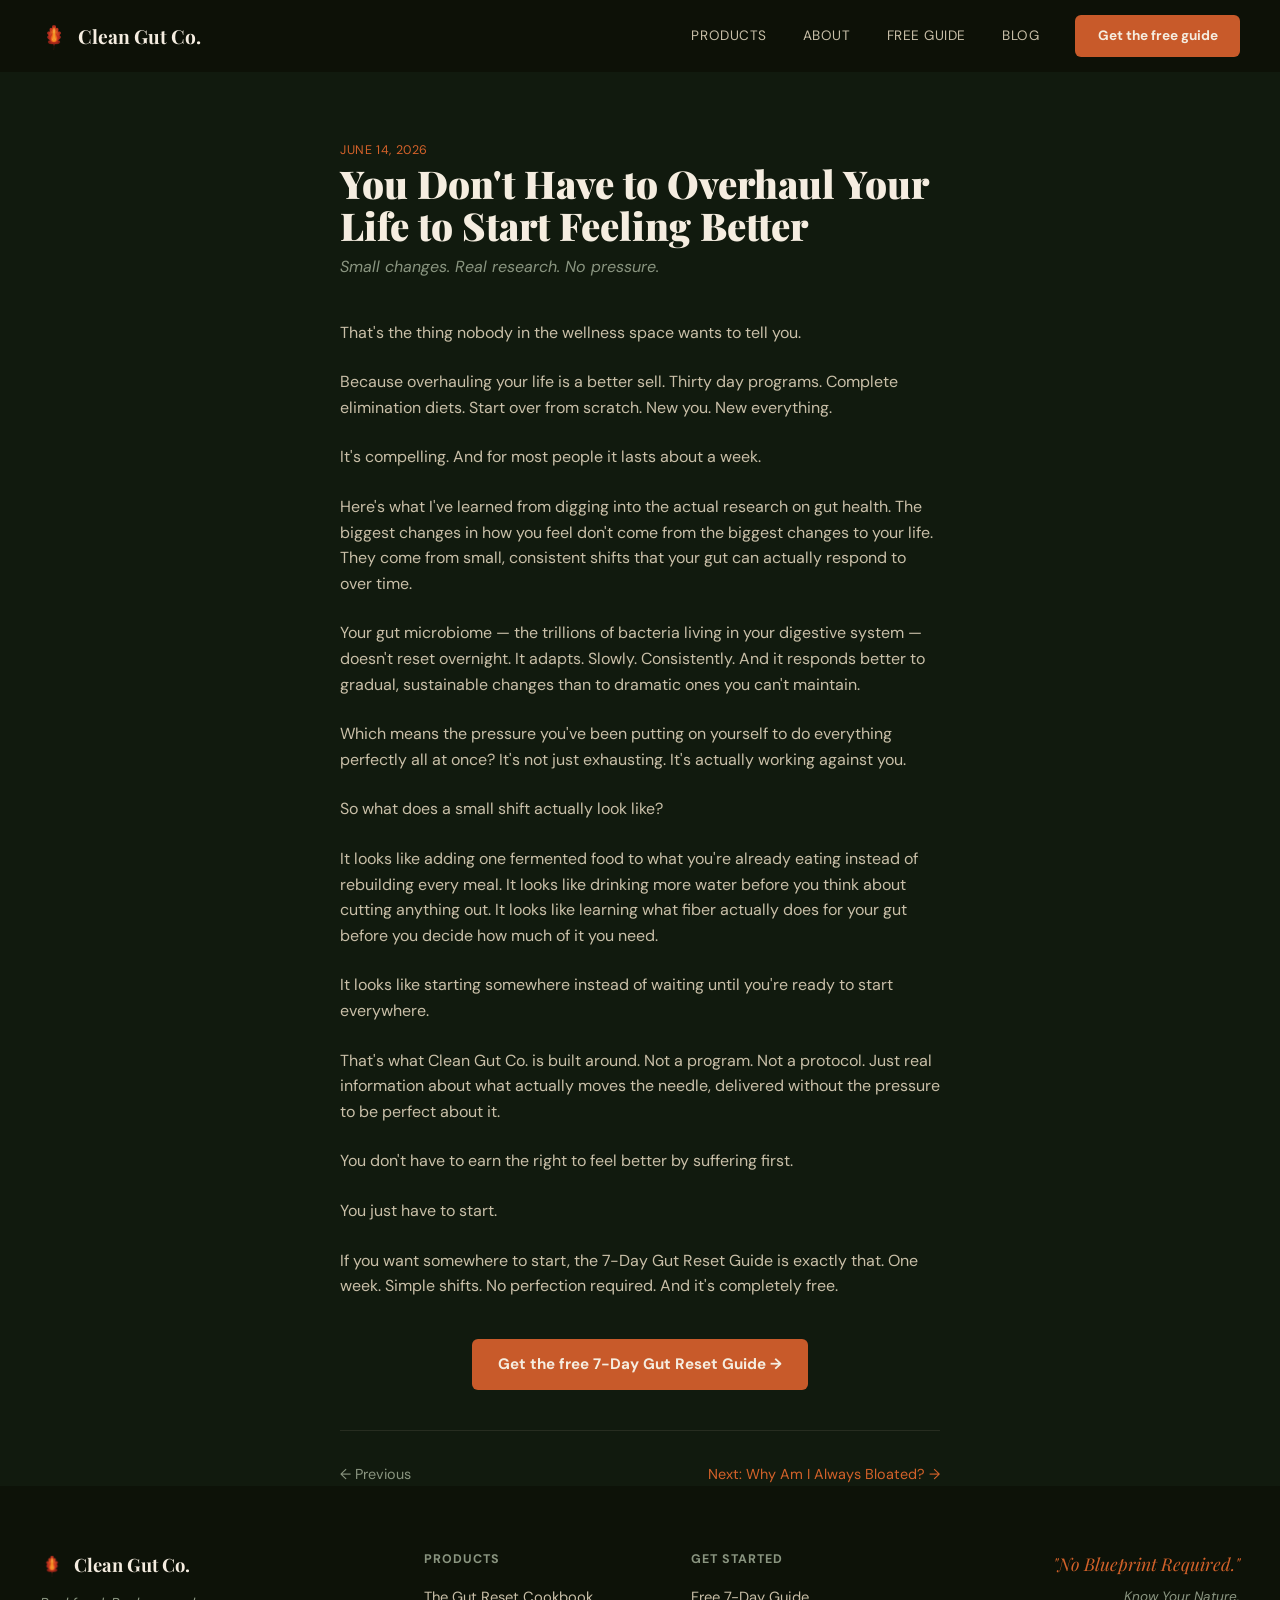
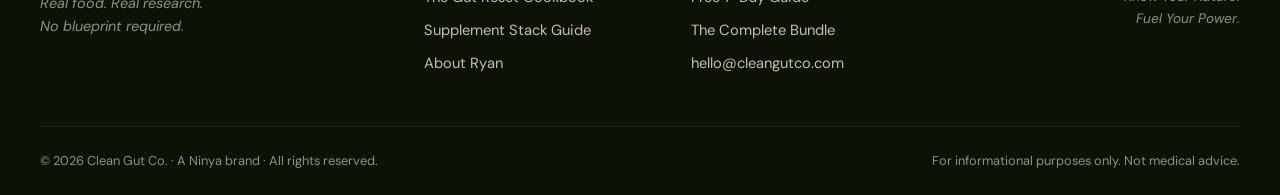
<file: you-dont-have-to-overhaul-your-life.html>
<!DOCTYPE html>
<html lang="en">
<head>
<meta charset="UTF-8">
<meta name="viewport" content="width=device-width, initial-scale=1.0">
<title>You Don't Have to Overhaul Your Life to Start Feeling Better — Clean Gut Co.</title>
<meta name="description" content="Small changes. Real research. No pressure.">
<link rel="preconnect" href="https://fonts.googleapis.com">
<link href="https://fonts.googleapis.com/css2?family=Playfair+Display:ital,wght@0,700;0,900;1,700&family=DM+Sans:wght@400;500;700&display=swap" rel="stylesheet">
<link rel="stylesheet" href="styles.css">
</head>
<body>

<nav class="site-nav">
  <a href="index.html" class="nav-logo">
    <img src="cgc-leaf-icon.png" alt="Clean Gut Co.">
    Clean Gut Co.
  </a>
  <div class="nav-links">
    <a href="products.html">Products</a>
    <a href="about.html">About</a>
    <a href="guide.html">Free Guide</a>
    <a href="blog.html">Blog</a>
    <a href="guide.html" class="nav-cta">Get the free guide</a>
  </div>
</nav>

<div class="container section" style="max-width:680px;padding-top:4rem;">
  <span class="post-meta">June 14, 2026</span>
  <h1 style="font-size:2.4rem;margin-bottom:0.5rem;">You Don't Have to Overhaul Your Life to Start Feeling Better</h1>
  <p style="font-style:italic;color:var(--text-muted);margin-bottom:2.5rem;">Small changes. Real research. No pressure.</p>

  <p style="margin-bottom:1.5rem;">That's the thing nobody in the wellness space wants to tell you.</p>
  <p style="margin-bottom:1.5rem;">Because overhauling your life is a better sell. Thirty day programs. Complete elimination diets. Start over from scratch. New you. New everything.</p>
  <p style="margin-bottom:1.5rem;">It's compelling. And for most people it lasts about a week.</p>
  <p style="margin-bottom:1.5rem;">Here's what I've learned from digging into the actual research on gut health. The biggest changes in how you feel don't come from the biggest changes to your life. They come from small, consistent shifts that your gut can actually respond to over time.</p>
  <p style="margin-bottom:1.5rem;">Your gut microbiome — the trillions of bacteria living in your digestive system — doesn't reset overnight. It adapts. Slowly. Consistently. And it responds better to gradual, sustainable changes than to dramatic ones you can't maintain.</p>
  <p style="margin-bottom:1.5rem;">Which means the pressure you've been putting on yourself to do everything perfectly all at once? It's not just exhausting. It's actually working against you.</p>
  <p style="margin-bottom:1.5rem;">So what does a small shift actually look like?</p>
  <p style="margin-bottom:1.5rem;">It looks like adding one fermented food to what you're already eating instead of rebuilding every meal. It looks like drinking more water before you think about cutting anything out. It looks like learning what fiber actually does for your gut before you decide how much of it you need.</p>
  <p style="margin-bottom:1.5rem;">It looks like starting somewhere instead of waiting until you're ready to start everywhere.</p>
  <p style="margin-bottom:1.5rem;">That's what Clean Gut Co. is built around. Not a program. Not a protocol. Just real information about what actually moves the needle, delivered without the pressure to be perfect about it.</p>
  <p style="margin-bottom:1.5rem;">You don't have to earn the right to feel better by suffering first.</p>
  <p style="margin-bottom:1.5rem;">You just have to start.</p>
  <p style="margin-bottom:2.5rem;">If you want somewhere to start, the 7-Day Gut Reset Guide is exactly that. One week. Simple shifts. No perfection required. And it's completely free.</p>

  <div style="text-align:center;margin-bottom:2.5rem;">
    <a href="guide.html" class="btn btn-primary">Get the free 7-Day Gut Reset Guide &rarr;</a>
  </div>

  <div style="display:flex;justify-content:space-between;border-top:1px solid rgba(232,213,183,0.1);padding-top:2rem;font-size:0.9rem;">
    <a href="why-my-research-looks-different.html" style="color:var(--text-muted);">&larr; Previous</a>
    <a href="why-am-i-always-bloated.html" style="color:var(--ember-bright);">Next: Why Am I Always Bloated? &rarr;</a>
  </div>
</div>

<footer class="site-footer">
  <div class="footer-top">
    <div>
      <a href="index.html" class="footer-brand">
        <img src="cgc-leaf-icon.png" alt="Clean Gut Co.">
        Clean Gut Co.
      </a>
      <p class="footer-tagline">Real food. Real research.<br>No blueprint required.</p>
    </div>
    <div class="footer-col">
      <h4>Products</h4>
      <a href="products.html">The Gut Reset Cookbook</a>
      <a href="products.html">Supplement Stack Guide</a>
      <a href="about.html">About Ryan</a>
    </div>
    <div class="footer-col">
      <h4>Get Started</h4>
      <a href="guide.html">Free 7-Day Guide</a>
      <a href="products.html#bundle">The Complete Bundle</a>
      <a href="mailto:hello@cleangutco.com">hello@cleangutco.com</a>
    </div>
    <div class="footer-quote">
      "No Blueprint Required."
      <span class="sub">Know Your Nature.<br>Fuel Your Power.</span>
    </div>
  </div>
  <div class="footer-bottom">
    <span>&copy; 2026 Clean Gut Co. &middot; A Ninya brand &middot; All rights reserved.</span>
    <span>For informational purposes only. Not medical advice.</span>
  </div>
</footer>

</body>
</html>
</file>
<file: styles.css>
/* ============================================
   Clean Gut Co. — Shared Stylesheet (v2, corrected)
   Rebuilt against live site ground truth, June 21
   ============================================ */

:root {
  --bg-deep: #111a0e;
  --bg-nav: rgba(13, 18, 8, 0.94);
  --bg-footer: #0d1208;
  --bg-panel: #16210f;
  --ember: #C85A2A;
  --ember-bright: #D4622A;
  --forest: #2D5A27;
  --forest-light: #4A7C42;
  --sand: #E8D5B7;
  --cream: #F5EDE0;
  --text-body: #C9BFA8;
  --text-muted: #8A9580;
  --free-green: #3D5A36;
}

* { margin: 0; padding: 0; box-sizing: border-box; }

body {
  font-family: 'DM Sans', sans-serif;
  background: var(--bg-deep);
  color: var(--text-body);
  line-height: 1.6;
}

h1, h2, h3, .display {
  font-family: 'Playfair Display', serif;
  font-weight: 900;
  color: var(--cream);
  line-height: 1.1;
}

.display-italic {
  font-style: italic;
  color: var(--ember-bright);
}

a { color: inherit; text-decoration: none; }
img { max-width: 100%; display: block; }

/* ---------- NAV ---------- */
.site-nav {
  display: flex;
  align-items: center;
  justify-content: space-between;
  padding: 0 40px;
  height: 72px;
  background: var(--bg-nav);
  position: sticky;
  top: 0;
  z-index: 100;
  backdrop-filter: blur(6px);
}

.nav-logo {
  display: flex;
  align-items: center;
  gap: 0.6rem;
  font-family: 'Playfair Display', serif;
  font-weight: 700;
  font-size: 1.2rem;
  color: var(--cream);
}

.nav-logo img { width: 28px; height: 28px; }

.nav-links {
  display: flex;
  gap: 2.25rem;
  align-items: center;
  font-size: 0.85rem;
  letter-spacing: 0.04em;
  text-transform: uppercase;
  color: var(--text-body);
}

.nav-links a:hover { color: var(--cream); }

.nav-cta {
  background: var(--ember);
  color: var(--cream);
  padding: 0.65rem 1.4rem;
  border-radius: 6px;
  font-weight: 700;
  font-size: 0.85rem;
  text-transform: none;
  letter-spacing: 0;
}

.nav-cta:hover { background: var(--ember-bright); }

/* ---------- HERO ---------- */
.hero {
  position: relative;
  min-height: 600px;
  display: flex;
  align-items: center;
  background-size: cover;
  background-position: center;
}

.hero::before {
  content: '';
  position: absolute;
  inset: 0;
  background: linear-gradient(90deg, rgba(17,26,14,0.95) 0%, rgba(17,26,14,0.6) 45%, rgba(17,26,14,0.25) 100%);
}

.hero-content {
  position: relative;
  z-index: 2;
  padding: 4rem 3rem;
  max-width: 640px;
}

.hero h1 { font-size: 4.2rem; margin-bottom: 0.25rem; }

.hero-sub {
  font-style: italic;
  font-size: 1.05rem;
  color: var(--text-body);
  margin: 1.5rem 0;
  max-width: 460px;
}

.hero-tags {
  display: flex;
  gap: 1.5rem;
  flex-wrap: wrap;
  font-size: 0.9rem;
  color: var(--text-body);
  margin-bottom: 2rem;
}

.hero-tags span::before {
  content: '\2022';
  color: var(--ember-bright);
  margin-right: 0.5rem;
}

.hero-ctas { display: flex; gap: 0.9rem; }

/* ---------- BUTTONS ---------- */
.btn {
  display: inline-block;
  padding: 0.85rem 1.6rem;
  border-radius: 6px;
  font-weight: 700;
  font-family: 'DM Sans', sans-serif;
  font-size: 0.95rem;
}

.btn-primary { background: var(--ember); color: var(--cream); }
.btn-primary:hover { background: var(--ember-bright); }

.btn-ghost {
  border: 1.5px solid rgba(232,213,183,0.35);
  color: var(--cream);
  background: transparent;
}
.btn-ghost:hover { border-color: var(--cream); }

/* ---------- PRODUCT GRID ---------- */
.section { padding: 5rem 0; }
.container { max-width: 1280px; margin: 0 auto; padding: 0 40px; }

.product-grid {
  display: grid;
  grid-template-columns: repeat(3, 1fr);
  gap: 0;
}

.product-card { position: relative; }

.product-photo {
  position: relative;
  width: 100%;
  height: 340px;
  overflow: hidden;
}

.product-photo img { width: 100%; height: 100%; object-fit: cover; }

.price-pill {
  position: absolute;
  top: 16px;
  right: 16px;
  background: var(--ember);
  color: var(--cream);
  font-weight: 700;
  font-size: 0.9rem;
  padding: 0.4rem 0.9rem;
  border-radius: 6px;
}

.price-pill.free { background: var(--free-green); }

.product-body {
  padding: 1.75rem 1.5rem 2.5rem;
  text-align: center;
}

.product-category {
  font-size: 0.75rem;
  letter-spacing: 0.1em;
  text-transform: uppercase;
  color: var(--text-muted);
  display: block;
  margin-bottom: 0.5rem;
}

.product-title { font-size: 1.5rem; margin-bottom: 0.75rem; }

.product-desc {
  font-size: 0.92rem;
  color: var(--text-body);
  max-width: 320px;
  margin: 0 auto;
}

/* ---------- SPLIT SECTION (bundle / about / guide) ---------- */
.split-section {
  display: grid;
  grid-template-columns: 1fr 1fr;
  min-height: 520px;
}

.split-copy {
  background: var(--bg-panel);
  padding: 4rem 3.5rem;
  display: flex;
  flex-direction: column;
  justify-content: center;
}

.split-photo { position: relative; overflow: hidden; }
.split-photo img { width: 100%; height: 100%; object-fit: cover; position: absolute; inset: 0; }

.split-label {
  font-size: 0.8rem;
  letter-spacing: 0.1em;
  text-transform: uppercase;
  color: var(--ember-bright);
  margin-bottom: 1rem;
}

.split-copy h2 { font-size: 2.4rem; margin-bottom: 1rem; }

.split-copy p { font-size: 0.95rem; margin-bottom: 1.5rem; max-width: 440px; }

.check-list { list-style: none; margin-bottom: 1.5rem; }
.check-list li {
  padding-left: 1.6rem;
  position: relative;
  margin-bottom: 0.6rem;
  font-size: 0.92rem;
}
.check-list li::before {
  content: '\2713';
  position: absolute;
  left: 0;
  color: var(--forest-light);
  font-weight: 700;
}

/* split-section reversed (photo left, copy right) */
.split-section.reverse { direction: rtl; }
.split-section.reverse > * { direction: ltr; }

/* ---------- GUIDE / LEAD MAGNET FORM ---------- */
.guide-form {
  display: flex;
  gap: 0.75rem;
  margin-bottom: 0.75rem;
}

.guide-form input[type="email"] {
  flex: 1;
  background: rgba(0,0,0,0.25);
  border: 1px solid rgba(232,213,183,0.2);
  border-radius: 6px;
  padding: 0.85rem 1rem;
  color: var(--cream);
  font-family: 'DM Sans', sans-serif;
  font-size: 0.95rem;
}

.guide-form input::placeholder { color: var(--text-muted); }

.form-note { font-size: 0.8rem; color: var(--text-muted); }

/* ---------- PILLARS ---------- */
.pillars-grid {
  display: grid;
  grid-template-columns: repeat(3, 1fr);
  gap: 1.5rem;
}

.pillar-card {
  background: var(--bg-panel);
  border: 1px solid rgba(232,213,183,0.08);
  border-radius: 10px;
  padding: 2rem;
}

.pillar-number {
  font-family: 'Playfair Display', serif;
  font-size: 0.85rem;
  color: var(--ember-bright);
  margin-bottom: 1rem;
}

.pillar-card h3 { font-size: 1.3rem; margin-bottom: 0.75rem; }
.pillar-card p { font-size: 0.9rem; color: var(--text-body); }

/* ---------- BLOG / POST CARDS ---------- */
.post-card {
  background: var(--bg-panel);
  border-radius: 10px;
  overflow: hidden;
  border: 1px solid rgba(232,213,183,0.08);
}

.post-card .card-body { padding: 1.5rem; }
.post-card h3 { font-size: 1.25rem; margin-bottom: 0.5rem; }
.post-meta {
  font-size: 0.78rem;
  letter-spacing: 0.05em;
  text-transform: uppercase;
  color: var(--ember-bright);
  margin-bottom: 0.75rem;
}
.post-excerpt { font-size: 0.9rem; color: var(--text-body); margin-bottom: 1rem; }

.card-grid {
  display: grid;
  grid-template-columns: repeat(auto-fit, minmax(280px, 1fr));
  gap: 1.5rem;
}

/* ---------- FOOTER ---------- */
.site-footer { background: var(--bg-footer); padding: 4rem 40px 1.5rem; margin-top: 0; }

.footer-top {
  display: grid;
  grid-template-columns: 1.5fr 1fr 1fr 1.2fr;
  gap: 2rem;
  max-width: 1280px;
  margin: 0 auto 2.5rem;
}

.footer-brand {
  display: flex;
  align-items: center;
  gap: 0.6rem;
  font-family: 'Playfair Display', serif;
  font-weight: 700;
  font-size: 1.15rem;
  color: var(--cream);
  margin-bottom: 0.75rem;
}

.footer-brand img { width: 24px; height: 24px; }

.footer-tagline { font-style: italic; font-size: 0.9rem; color: var(--text-muted); }

.footer-col h4 {
  font-family: 'DM Sans', sans-serif;
  font-size: 0.78rem;
  letter-spacing: 0.08em;
  text-transform: uppercase;
  color: var(--text-muted);
  margin-bottom: 1rem;
}

.footer-col a {
  display: block;
  font-size: 0.92rem;
  color: var(--text-body);
  margin-bottom: 0.6rem;
}
.footer-col a:hover { color: var(--cream); }

.footer-quote {
  font-family: 'Playfair Display', serif;
  font-style: italic;
  font-size: 1.1rem;
  color: var(--ember-bright);
  text-align: right;
}

.footer-quote .sub {
  font-family: 'DM Sans', sans-serif;
  font-style: italic;
  font-size: 0.85rem;
  color: var(--text-muted);
  display: block;
  margin-top: 0.5rem;
}

.footer-bottom {
  max-width: 1280px;
  margin: 0 auto;
  padding-top: 1.5rem;
  border-top: 1px solid rgba(232,213,183,0.08);
  font-size: 0.8rem;
  color: var(--text-muted);
  display: flex;
  justify-content: space-between;
  align-items: center;
}

.footer-bottom a { color: var(--text-muted); }

/* ---------- RESPONSIVE ---------- */
@media (max-width: 900px) {
  .product-grid, .pillars-grid { grid-template-columns: 1fr; }
  .split-section { grid-template-columns: 1fr; min-height: auto; }
  .footer-top { grid-template-columns: 1fr 1fr; }
  .hero h1 { font-size: 2.6rem; }
  .nav-links { gap: 1rem; font-size: 0.7rem; }
  .nav-cta { display: none; }
}
</file>
